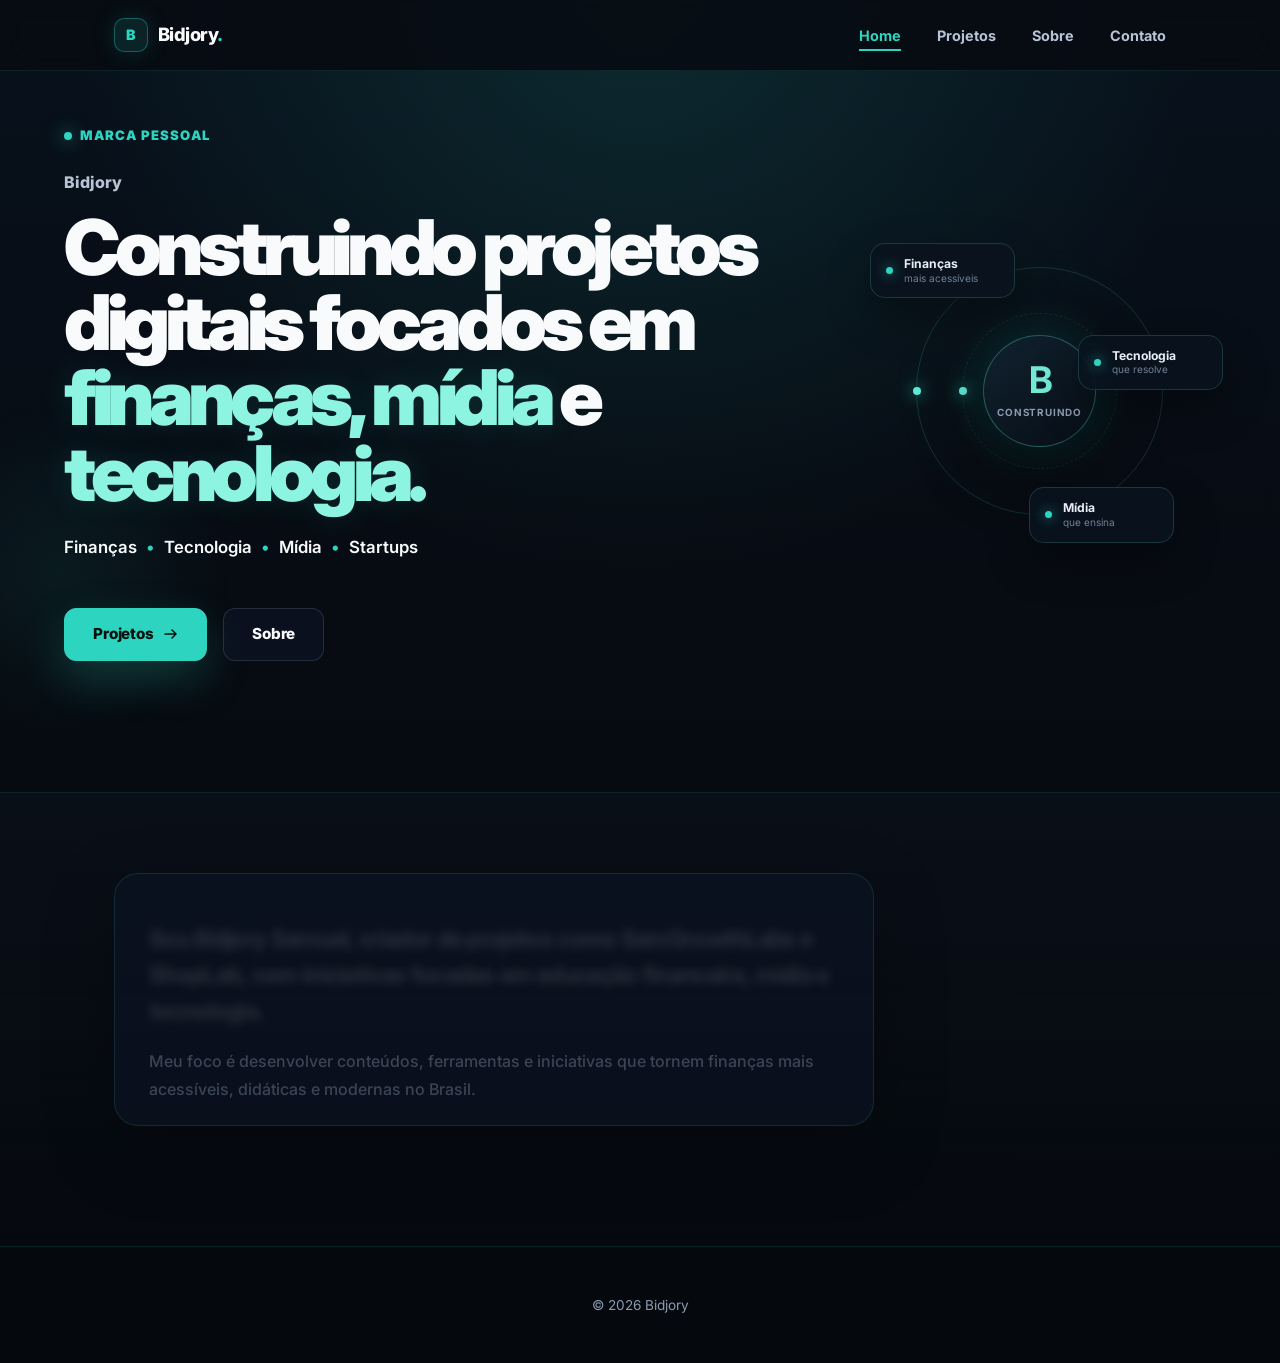
<file: index.html>
<!DOCTYPE html>
<html lang="pt-BR">
<head>
    <meta charset="UTF-8">
    <meta name="viewport" content="width=device-width, initial-scale=1.0">
    <meta name="description" content="Bidjory — Construindo projetos digitais focados em finanças, mídia e tecnologia. Marca pessoal de Bidjory Samuel.">
    <title>Bidjory • Finanças, Tecnologia & Mídia</title>
    
    <link rel="icon" href="data:image/svg+xml,<svg xmlns='http://www.w3.org/2000/svg' viewBox='0 0 32 32'><rect width='32' height='32' rx='8' fill='%23080d14'/><text x='16' y='22' text-anchor='middle' font-family='system-ui' font-size='18' font-weight='800' fill='%232dd4bf'>B</text></svg>">
    
    <link rel="preconnect" href="https://fonts.googleapis.com">
    <link rel="preconnect" href="https://fonts.gstatic.com" crossorigin>
    <link href="https://fonts.googleapis.com/css2?family=Inter:wght@300;400;500;600;700;800;900&display=swap" rel="stylesheet">
    
    <link rel="stylesheet" href="style.css?v=1007">
    <script async src="https://pagead2.googlesyndication.com/pagead/js/adsbygoogle.js?client=ca-pub-8061535180990391"
     crossorigin="anonymous"></script>
</head>
<body>
    
    <!-- Header / Navbar -->
    <header class="header" id="header">
        <div class="container header-inner">
            <a href="/" class="logo" aria-label="Bidjory — Página inicial">
                <span class="logo-mark">B</span>
                <span class="logo-text">Bidjory</span>
            </a>
            <nav class="nav" id="nav">
                <ul class="nav-list">
                    <li><a href="/" class="nav-link active">Home</a></li>
                    <li><a href="/projetos/" class="nav-link">Projetos</a></li>
                    <li><a href="/sobre/" class="nav-link">Sobre</a></li>
                    <li><a href="/contato/" class="nav-link">Contato</a></li>
                </ul>
            </nav>
            <button class="hamburger" id="hamburger" aria-label="Abrir menu" aria-expanded="false" aria-controls="nav">
                <span></span>
                <span></span>
                <span></span>
            </button>
        </div>
    </header>

    <main>
        
        <!-- 1. Hero Section -->
        <section class="hero">
            <div class="container">
                <div class="hero-content">
                    <p class="hero-overline reveal">Marca pessoal</p>
                    <h1 class="hero-title reveal">Bidjory</h1>
                    <p class="hero-headline reveal">Construindo projetos digitais focados em finanças, mídia e tecnologia.</p>
                    <div class="hero-tags reveal">
                        <span>Finanças</span>
                        <span aria-hidden="true">•</span>
                        <span>Tecnologia</span>
                        <span aria-hidden="true">•</span>
                        <span>Mídia</span>
                        <span aria-hidden="true">•</span>
                        <span>Startups</span>
                    </div>
                    <div class="hero-actions reveal">
                        <a href="/projetos/" class="btn btn-primary">
                            Projetos
                            <svg width="16" height="16" viewBox="0 0 16 16" fill="none" aria-hidden="true">
                                <path d="M3 8h10M10 4l4 4-4 4" stroke="currentColor" stroke-width="1.5" stroke-linecap="round" stroke-linejoin="round"/>
                            </svg>
                        </a>
                        <a href="/sobre/" class="btn btn-outline">Sobre</a>
                    </div>
                </div>
                            <div class="hero-visual reveal" aria-label="Finanças, tecnologia e mídia conectadas para criar soluções úteis">
                    <div class="visual-orbit" aria-hidden="true">
                        <span class="orbit-ring orbit-ring-one"></span><span class="orbit-ring orbit-ring-two"></span>
                        <span class="orbit-core"><strong>B</strong><small>Construindo</small></span>
                        <span class="orbit-node node-finance"><i></i><b>Finanças</b><small>mais acessíveis</small></span>
                        <span class="orbit-node node-tech"><i></i><b>Tecnologia</b><small>que resolve</small></span>
                        <span class="orbit-node node-media"><i></i><b>Mídia</b><small>que ensina</small></span>
                    </div>
                </div>            </div>
        </section>

        <!-- 2. Introdução Institucional -->
        <section class="intro">
            <div class="container">
                <div class="intro-content reveal">
                    <p class="intro-text">
                        Sou Bidjory Samuel, criador de projetos como SamGrowthLabs e ShopLab, com iniciativas focadas em educação financeira, mídia e tecnologia.
                    </p>
                    <p class="intro-subtext">
                        Meu foco é desenvolver conteúdos, ferramentas e iniciativas que tornem finanças mais acessíveis, didáticas e modernas no Brasil.
                    </p>
                </div>
            </div>
        </section>

    </main>

    <!-- Footer -->
    <footer class="footer">
        <div class="container">
            <span>&copy; <span id="year"></span> Bidjory</span>
        </div>
    </footer>

    <script src="script.js?v=1006"></script>
</body>
</html>
</file>
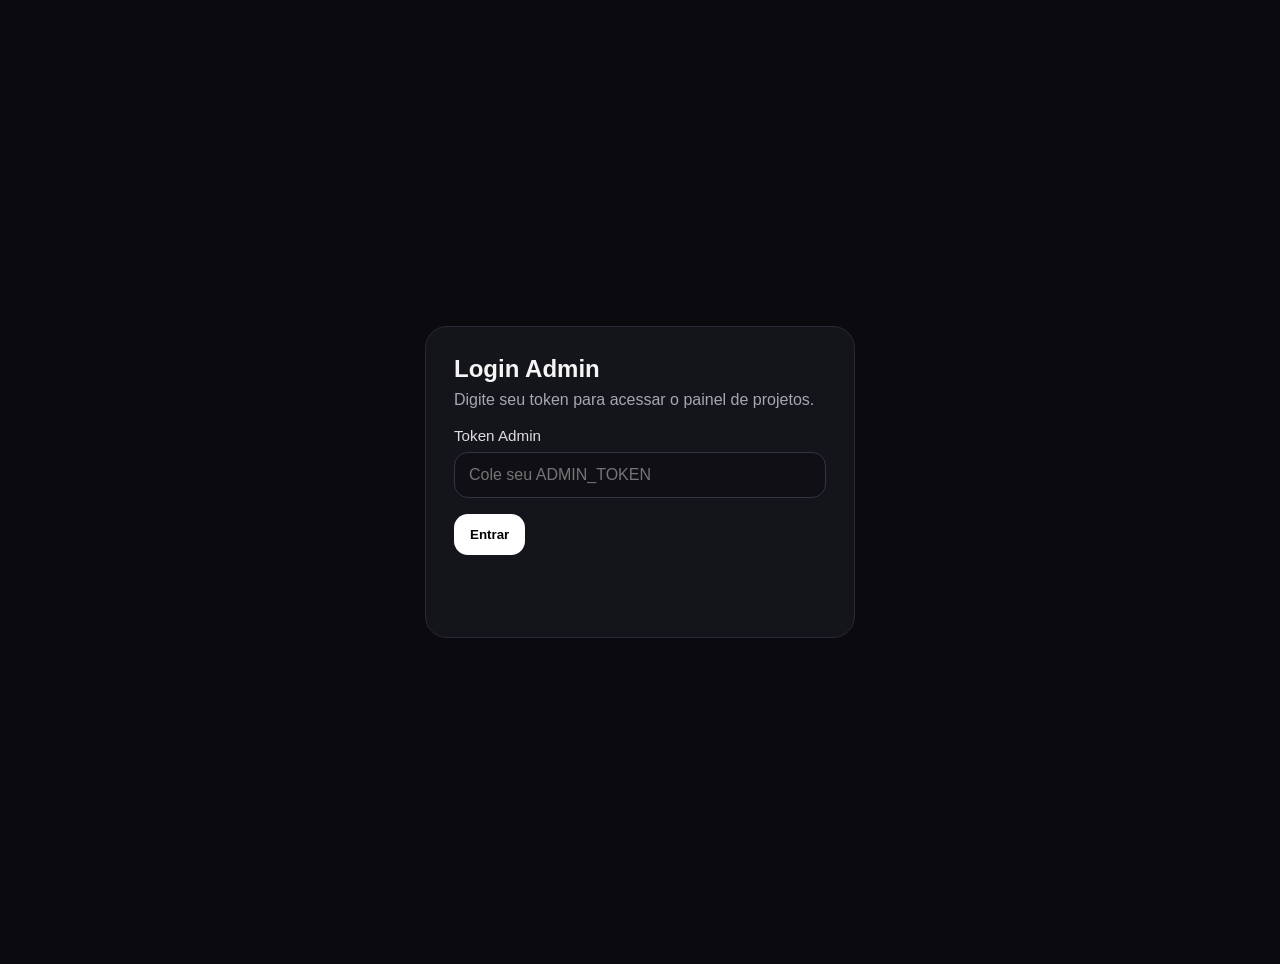
<file: admin/index.html>
<!DOCTYPE html>
<html lang="pt-BR">
<head>
  <meta charset="UTF-8" />
  <meta name="viewport" content="width=device-width, initial-scale=1.0" />
  <title>Admin Projetos | Bidjory</title>
  <link rel="stylesheet" href="admin.css" />
</head>
<body>

  <!-- LOGIN -->
  <section id="loginScreen" class="login-screen">
    <div class="login-card">
      <h1>Login Admin</h1>
      <p>Digite seu token para acessar o painel de projetos.</p>

      <label>
        Token Admin
        <input type="password" id="loginToken" placeholder="Cole seu ADMIN_TOKEN">
      </label>

      <button id="loginBtn" type="button">Entrar</button>

      <p id="loginMessage"></p>
    </div>
  </section>

  <!-- PAINEL ADMIN -->
  <main id="adminPanel" class="admin-container hidden">
    <section class="admin-header">
      <div>
        <h1>Admin de Projetos</h1>
        <p>Crie, edite e delete projetos da sua marca pessoal.</p>
      </div>

      <button id="logoutBtn" type="button" class="secondary">Sair</button>
    </section>

    <section class="admin-grid">
      <form id="socialForm" class="admin-card social-card">
        <h2>Redes sociais</h2>
        <p class="muted">Preencha somente as redes que deseja exibir na página de contato e no rodapé.</p>
        <label>Instagram <input type="url" id="socialInstagram" placeholder="https://instagram.com/seuusuario"></label>
        <label>YouTube <input type="url" id="socialYoutube" placeholder="https://youtube.com/@seucanal"></label>
        <label>TikTok <input type="url" id="socialTiktok" placeholder="https://tiktok.com/@seuusuario"></label>
        <label>LinkedIn <input type="url" id="socialLinkedin" placeholder="https://linkedin.com/in/seuusuario"></label>
        <label>X / Twitter <input type="url" id="socialX" placeholder="https://x.com/seuusuario"></label>
        <label>Facebook <input type="url" id="socialFacebook" placeholder="https://facebook.com/seuusuario"></label>
        <label>GitHub <input type="url" id="socialGithub" placeholder="https://github.com/seuusuario"></label>
        <button type="submit" id="saveSocialsBtn">Salvar redes sociais</button>
        <p id="socialMessage" aria-live="polite"></p>
      </form>

      <section class="admin-card timeline-card">
        <h2>Linha do tempo — Sobre</h2>
        <p class="muted">Adicione, edite ou exclua acontecimentos exibidos na página Sobre.</p>
        <form id="timelineForm">
          <input type="hidden" id="timelineEditIndex" value="">
          <label>Ano <input type="text" id="timelineYear" placeholder="2026" required></label>
          <label>Descrição <textarea id="timelineDescription" rows="4" required></textarea></label>
          <div class="actions">
            <button type="submit" id="saveTimelineItemBtn">Adicionar acontecimento</button>
            <button type="button" id="cancelTimelineEditBtn" class="secondary hidden">Cancelar edição</button>
          </div>
        </form>
        <div id="timelineItemsList" class="projects-list timeline-items-list"></div>
        <p id="timelineMessage" aria-live="polite"></p>
      </section>
      <form id="projectForm" class="admin-card">
        <h2 id="formTitle">Novo projeto</h2>

        <input type="hidden" id="projectId">

        <label>
          Título
          <input type="text" id="title" required>
        </label>

        <label>
          Descrição
          <textarea id="description" rows="4"></textarea>
        </label>

        <label>
          Avatar / imagem do projeto
          <input id="avatarFile" type="file" accept="image/*">
        </label>

        <input type="hidden" id="avatar">

        <div id="avatarPreview" class="avatar-preview"></div>

        <label>
        Banner do projeto
        <input type="file" id="bannerFile" accept="image/*">
        </label>

        <input type="hidden" id="banner">

        <div id="bannerPreview"></div>

        <div class="row">
          <label>
            Status
            <select id="status">
              <option value="active">Ativo</option>
              <option value="building">Em desenvolvimento</option>
              <option value="testing">Em laboratório</option>
              <option value="beta">Beta público</option>
              <option value="maintenance">Manutenção</option>
              <option value="private">Privado</option>
              <option value="archived">Arquivado</option>
              <option value="inactive">Descontinuado</option>
            </select>
          </label>

          <label>
            Progresso
            <input type="number" id="progress" min="0" max="100" value="0">
          </label>
        </div>

        <label>
          Tags
          <input type="text" id="tags" placeholder="Finanças, Mídia, Growth">
        </label>

        <div class="row">
          <label>
            Ano
            <input type="text" id="year" placeholder="2026">
          </label>

          <label>
            Categoria
            <input type="text" id="category" placeholder="media">
          </label>
        </div>

        <label>
          Link
          <input type="url" id="link" placeholder="https://exemplo.com">
        </label>

        <div class="actions">
          <button type="submit" id="submitBtn">Criar projeto</button>
          <button type="button" id="cancelEditBtn" class="secondary hidden">Cancelar edição</button>
        </div>

        <p id="message"></p>
      </form>

      <section class="admin-card">
        <div class="list-header">
          <h2>Projetos cadastrados</h2>
          <button id="reloadBtn" type="button" class="secondary">Atualizar</button>
        </div>

        <div id="projectsList" class="projects-list">
          <p class="muted">Carregando projetos...</p>
        </div>
      </section>
    </section>
  </main>

  <script src="admin.js?v=1002"></script>
</body>
</html>
</file>
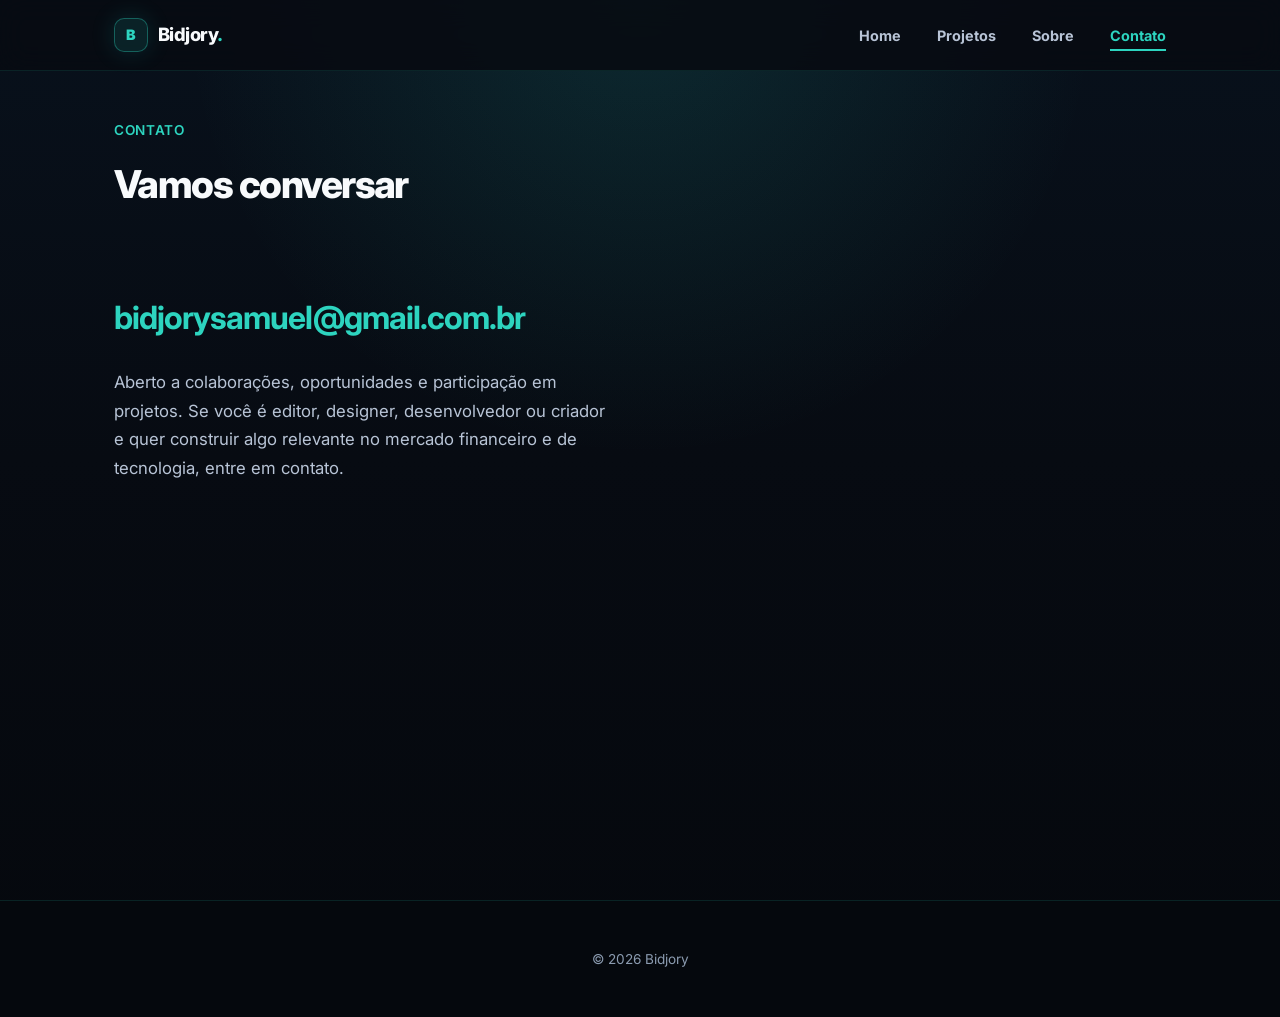
<file: contato/index.html>
<!DOCTYPE html>
<html lang="pt-BR">
<head>
    <meta charset="UTF-8">
    <meta name="viewport" content="width=device-width, initial-scale=1.0">
    <meta name="description" content="Contato Bidjory - Colaborações, oportunidades e networking.">
    <title>Contato</title>
    
    <link rel="icon" href="data:image/svg+xml,<svg xmlns='http://www.w3.org/2000/svg' viewBox='0 0 32 32'><rect width='32' height='32' rx='8' fill='%23000'/><text x='16' y='22' text-anchor='middle' font-family='system-ui' font-size='18' font-weight='700' fill='%23fff'>B</text></svg>">
    
    <link rel="preconnect" href="https://fonts.googleapis.com">
    <link rel="preconnect" href="https://fonts.gstatic.com" crossorigin>
    <link href="https://fonts.googleapis.com/css2?family=Inter:wght@300;400;500;600;700;800;900&display=swap" rel="stylesheet">
    
    <link rel="stylesheet" href="../style.css">
    <link rel="stylesheet" href="style.css">
    <script async src="https://pagead2.googlesyndication.com/pagead/js/adsbygoogle.js?client=ca-pub-8061535180990391"
     crossorigin="anonymous"></script>
</head>
<body>
    <header class="header" id="header">
        <div class="container header-inner">
            <a href="/" class="logo">
                <span class="logo-mark">B</span>
                <span class="logo-text">Bidjory</span>
            </a>
            <nav class="nav" id="nav">
                <ul class="nav-list">
                    <li><a href="/" class="nav-link">Home</a></li>
                    <li><a href="/projetos/" class="nav-link">Projetos</a></li>
                    <li><a href="/sobre/" class="nav-link">Sobre</a></li>
                    <li><a href="/contato/" class="nav-link active">Contato</a></li>
                </ul>
            </nav>
            <button class="hamburger" id="hamburger" aria-label="Menu">
                <span></span>
                <span></span>
                <span></span>
            </button>
        </div>
    </header>

    <main>
        <section class="contato-section">
            <div class="container">
                <p class="section-overline reveal">Contato</p>
                <h1 class="section-title reveal">Vamos conversar</h1>
                <div class="contato-content reveal">
                    <a href="mailto:bidjorysamuel@gmail.com.br" class="contato-email">
                        bidjorysamuel@gmail.com.br
                    </a>
                    <p class="contato-texto">
                        Aberto a colaborações, oportunidades e participação em projetos. 
                        Se você é editor, designer, desenvolvedor ou criador e quer construir 
                        algo relevante no mercado financeiro e de tecnologia, entre em contato.
                    </p>
                </div>
            </div>
        </section>
    </main>

    <footer class="footer">
        <div class="container">
            <span>&copy; <span id="year"></span> Bidjory</span>
        </div>
    </footer>

    <script src="../script.js?v=1003"></script>
    <script src="script.js"></script>
</body>
</html>
</file>
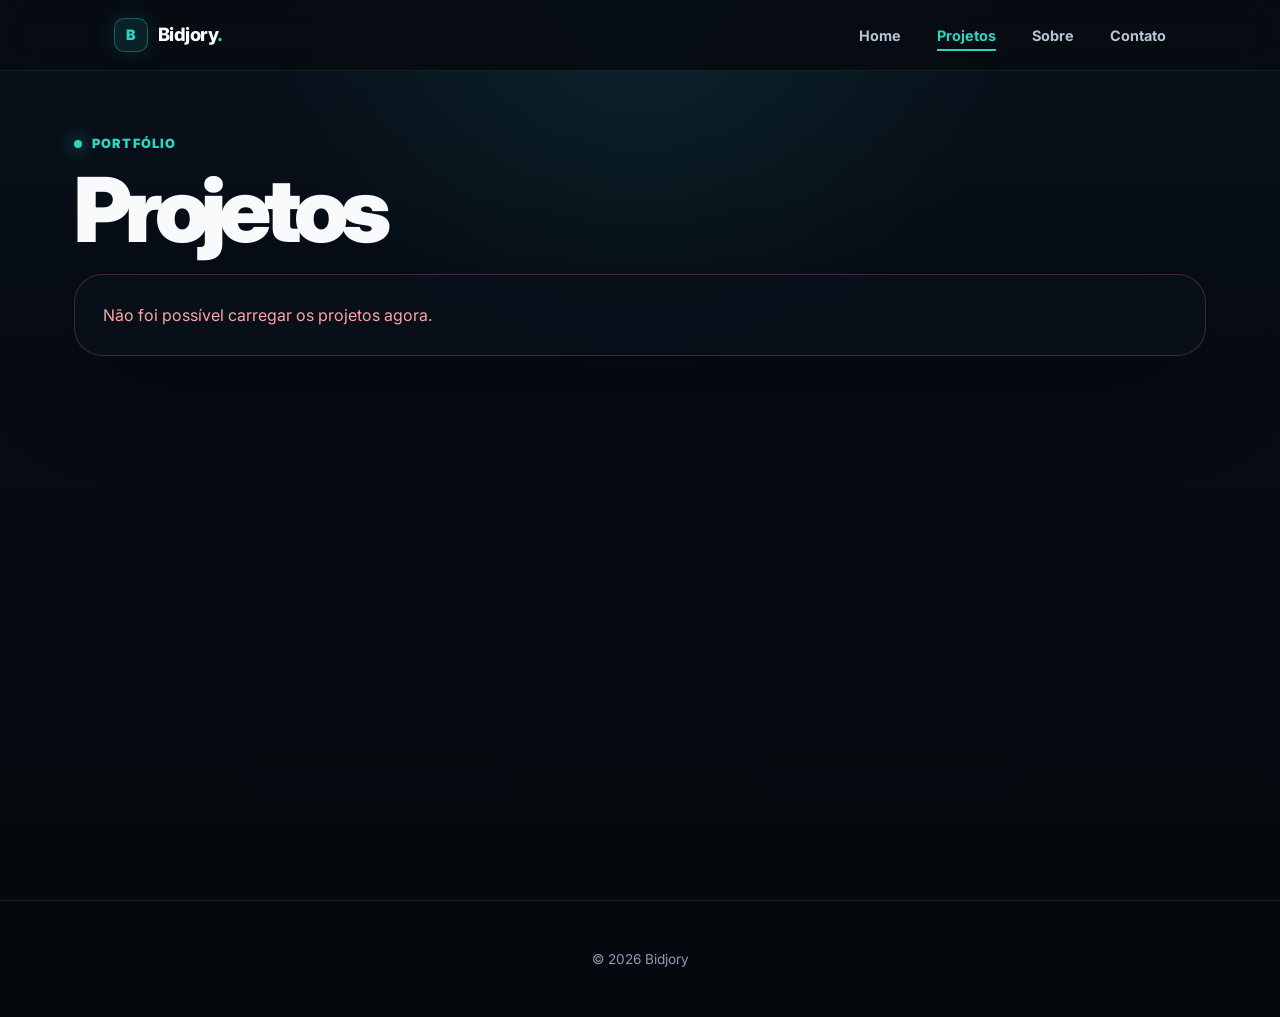
<file: projetos/index.html>
<!DOCTYPE html>
<html lang="pt-BR">
<head>
    <meta charset="UTF-8">
    <meta name="viewport" content="width=device-width, initial-scale=1.0">
    <meta name="description" content="Projetos Bidjory - Hub de iniciativas em finanças, mídia e tecnologia.">
    <title>Projetos</title>
    
    <link rel="icon" href="data:image/svg+xml,<svg xmlns='http://www.w3.org/2000/svg' viewBox='0 0 32 32'><rect width='32' height='32' rx='8' fill='%23000'/><text x='16' y='22' text-anchor='middle' font-family='system-ui' font-size='18' font-weight='700' fill='%23fff'>B</text></svg>">
    
    <link rel="preconnect" href="https://fonts.googleapis.com">
    <link rel="preconnect" href="https://fonts.gstatic.com" crossorigin>
    <link href="https://fonts.googleapis.com/css2?family=Inter:wght@300;400;500;600;700;800;900&display=swap" rel="stylesheet">
    
    <link rel="stylesheet" href="../style.css?v=1001">
    <link rel="stylesheet" href="style.css?v=1001">
    <script async src="https://pagead2.googlesyndication.com/pagead/js/adsbygoogle.js?client=ca-pub-8061535180990391"
     crossorigin="anonymous"></script>
</head>
<body>
    <header class="header" id="header">
        <div class="container header-inner">
            <a href="/" class="logo">
                <span class="logo-mark">B</span>
                <span class="logo-text">Bidjory</span>
            </a>
            <nav class="nav" id="nav">
                <ul class="nav-list">
                    <li><a href="/" class="nav-link">Home</a></li>
                    <li><a href="/projetos/" class="nav-link active">Projetos</a></li>
                    <li><a href="/sobre/" class="nav-link">Sobre</a></li>
                    <li><a href="/contato/" class="nav-link">Contato</a></li>
                </ul>
            </nav>
            <button class="hamburger" id="hamburger" aria-label="Menu">
                <span></span>
                <span></span>
                <span></span>
            </button>
        </div>
    </header>

    <main>
        <section class="projetos-section">
            <div class="container">
                <p class="section-overline reveal">Portfólio</p>
                <h1 class="section-title reveal">Projetos</h1>
                <div class="projetos-grid" id="projetosGrid">
                    <!-- Renderizado via JS -->
                </div>
            </div>
        </section>
    </main>

    <footer class="footer">
        <div class="container">
            <span>&copy; <span id="year"></span> Bidjory</span>
        </div>
    </footer>

    <script src="../script.js?v=1003"></script>
    <script src="./script.js?v=1001"></script>
</body>
</html>
</file>
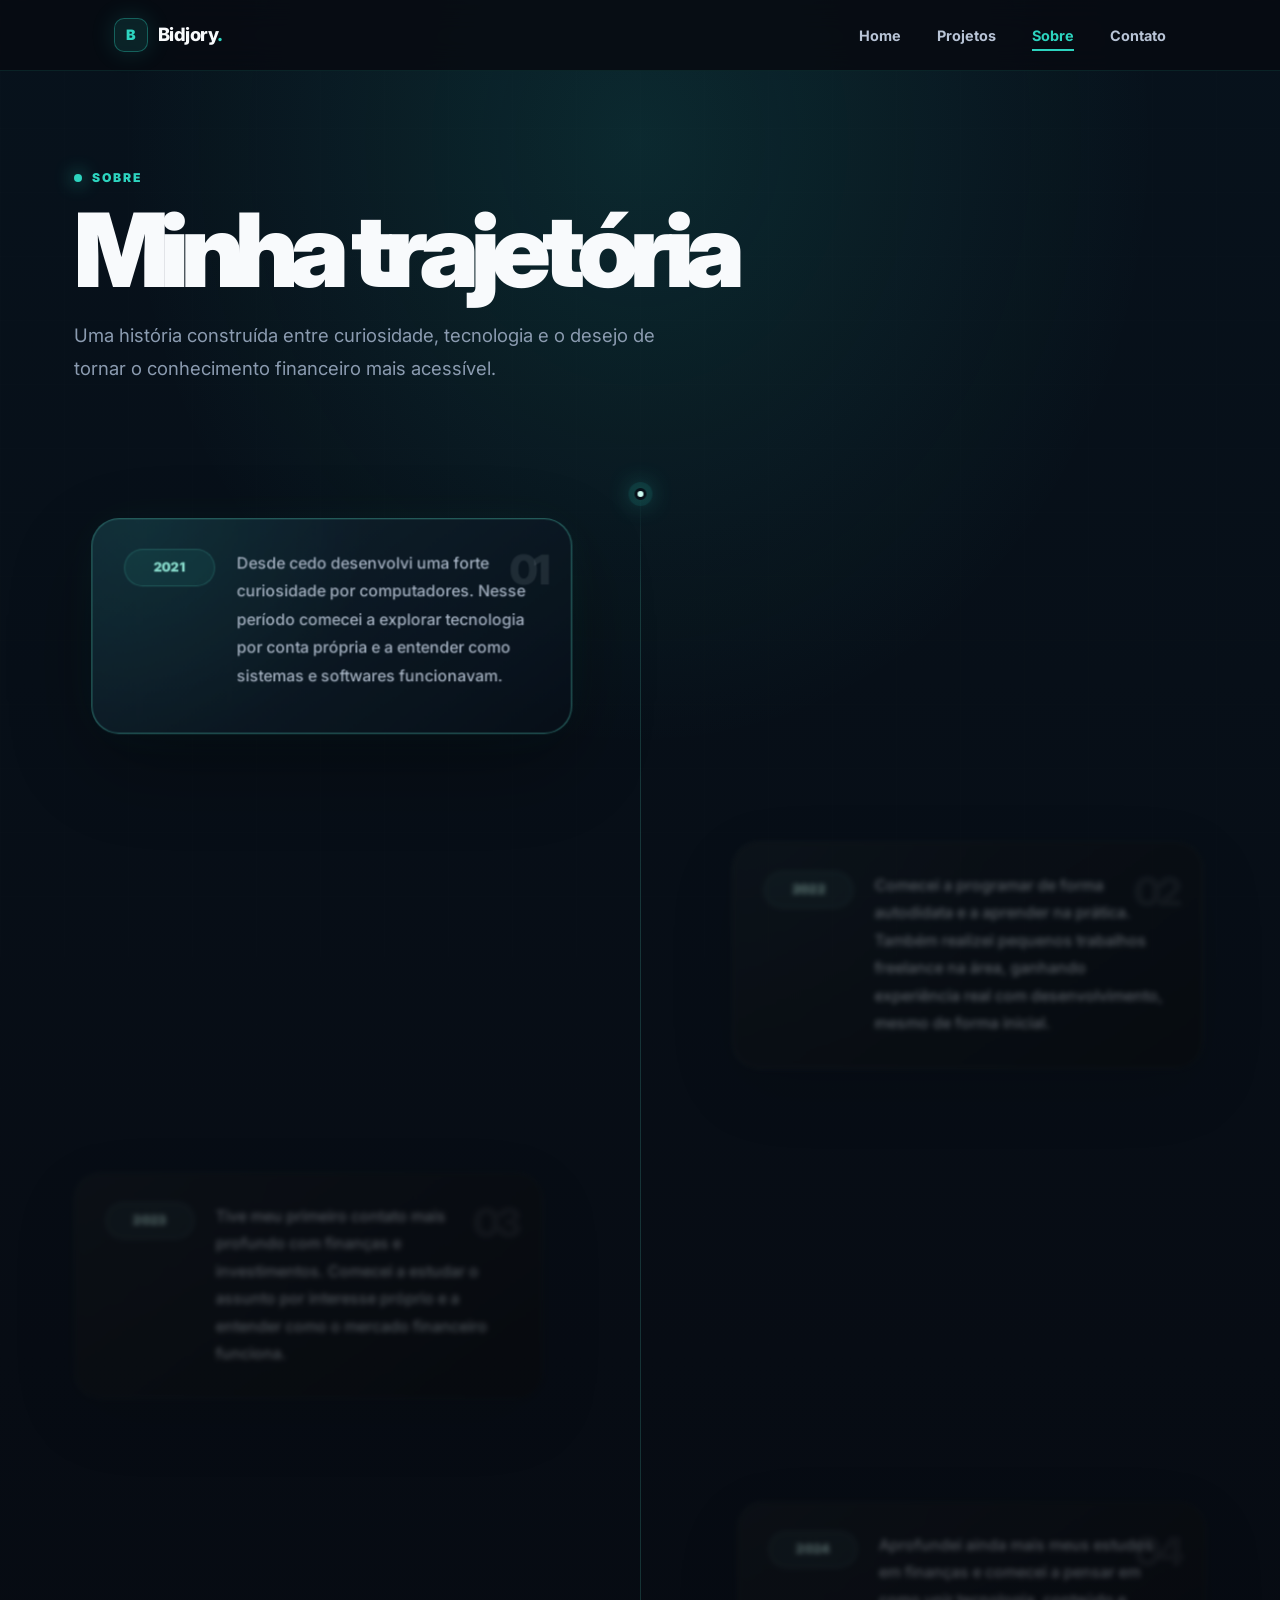
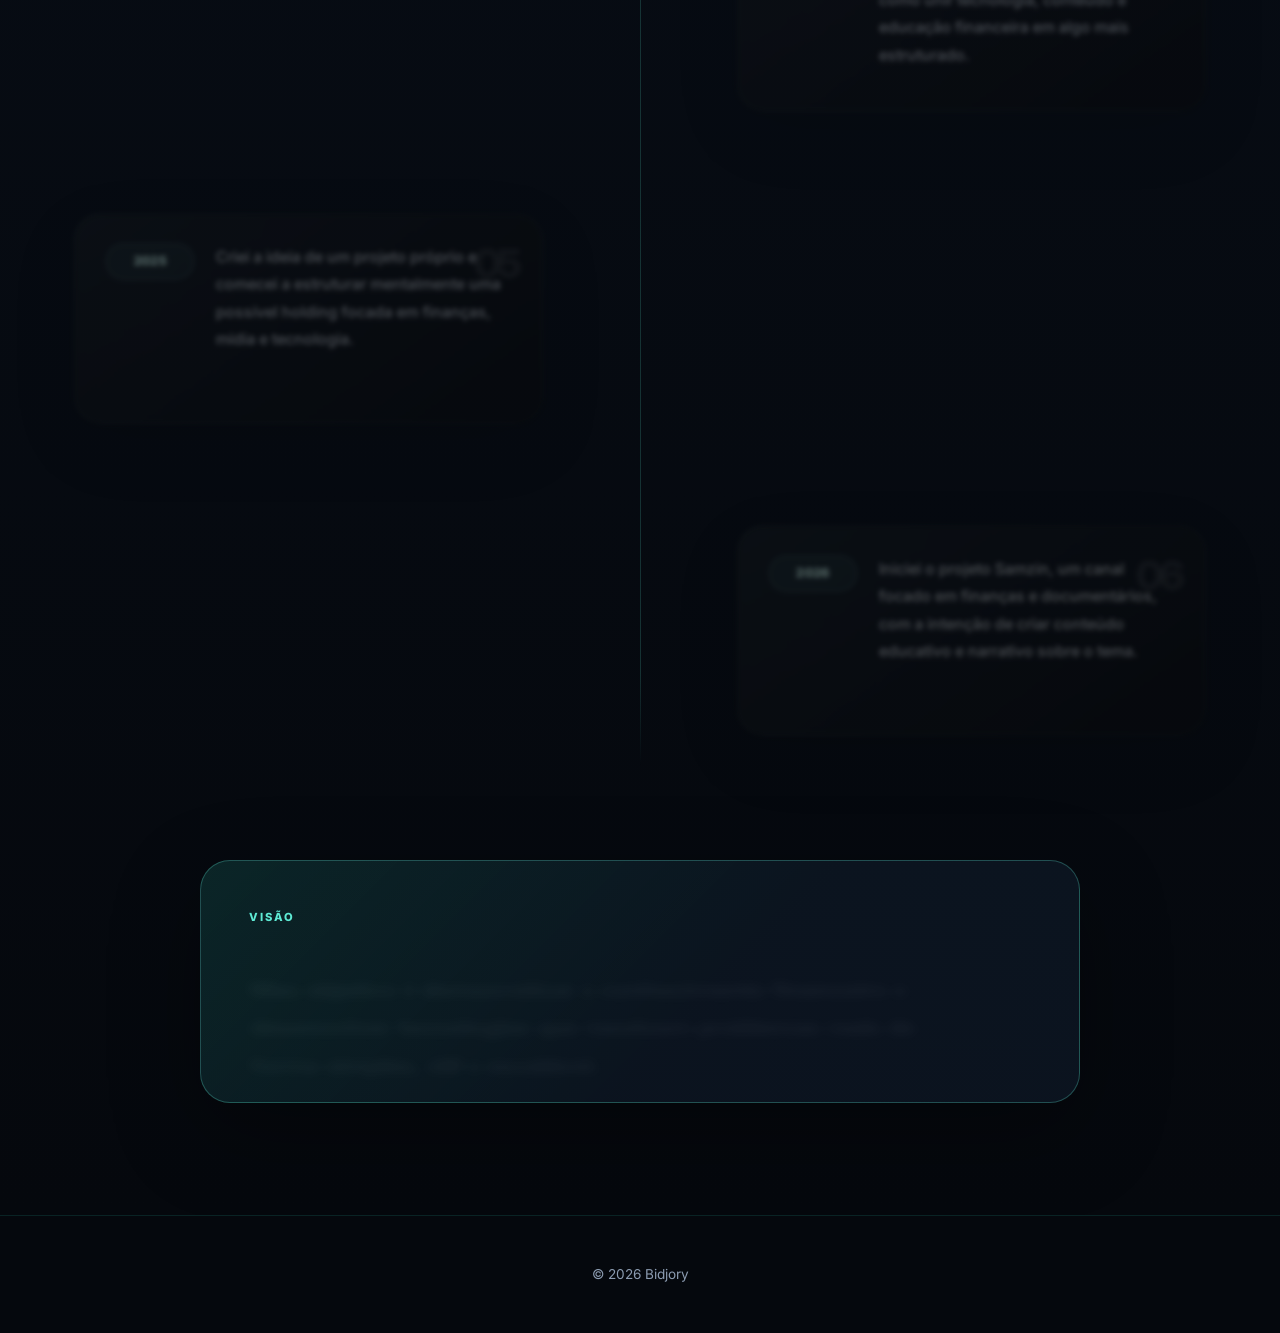
<file: sobre/index.html>
<!DOCTYPE html>
<html lang="pt-BR">
<head>
    <meta charset="UTF-8">
    <meta name="viewport" content="width=device-width, initial-scale=1.0">
    <meta name="description" content="Sobre Bidjory - Trajetória em finanças, mídia e tecnologia.">
    <title>Sobre</title>
    
    <link rel="icon" href="data:image/svg+xml,<svg xmlns='http://www.w3.org/2000/svg' viewBox='0 0 32 32'><rect width='32' height='32' rx='8' fill='%23000'/><text x='16' y='22' text-anchor='middle' font-family='system-ui' font-size='18' font-weight='700' fill='%23fff'>B</text></svg>">
    
    <link rel="preconnect" href="https://fonts.googleapis.com">
    <link rel="preconnect" href="https://fonts.gstatic.com" crossorigin>
    <link href="https://fonts.googleapis.com/css2?family=Inter:wght@300;400;500;600;700;800;900&display=swap" rel="stylesheet">
    
    <link rel="stylesheet" href="../style.css">
    <link rel="stylesheet" href="style.css?v=1008">
    <script async src="https://pagead2.googlesyndication.com/pagead/js/adsbygoogle.js?client=ca-pub-8061535180990391"
     crossorigin="anonymous"></script>
</head>
<body>
    <header class="header" id="header">
        <div class="container header-inner">
            <a href="/" class="logo">
                <span class="logo-mark">B</span>
                <span class="logo-text">Bidjory</span>
            </a>
            <nav class="nav" id="nav">
                <ul class="nav-list">
                    <li><a href="/" class="nav-link">Home</a></li>
                    <li><a href="/projetos/" class="nav-link">Projetos</a></li>
                    <li><a href="/sobre/" class="nav-link active">Sobre</a></li>
                    <li><a href="/contato/" class="nav-link">Contato</a></li>
                </ul>
            </nav>
            <button class="hamburger" id="hamburger" aria-label="Abrir menu" aria-expanded="false" aria-controls="nav">
                <span></span>
                <span></span>
                <span></span>
            </button>
        </div>
    </header>

    <main>
        <section class="sobre-section">
            <div class="container">
                <p class="section-overline reveal">Sobre</p>
                <h1 class="section-title reveal">Minha trajetória</h1>
                <p class="section-lead reveal">Uma história construída entre curiosidade, tecnologia e o desejo de tornar o conhecimento financeiro mais acessível.</p>
                <div class="sobre-content reveal" id="timeline" aria-label="Linha do tempo da minha trajetória">
                    <div class="timeline-track" aria-hidden="true"><span class="timeline-progress"></span><span class="timeline-head"></span></div>
                    <p class="timeline-loading">Carregando trajetória...</p>

                    </div>
                <div class="sobre-visao reveal">
                    <p>Meu objetivo é democratizar o conhecimento financeiro e desenvolver tecnologias que resolvam problemas reais de forma simples, útil e escalável.</p>
                </div>
            </div>
        </section>
    </main>

    <footer class="footer">
        <div class="container">
            <span>&copy; <span id="year"></span> Bidjory</span>
        </div>
    </footer>

    <script src="../script.js?v=1008"></script>
    <script src="script.js?v=1008"></script>
</body>
</html>
</file>
<file: style.css>
:root {
    --primary: #2dd4bf;
    --secondary: #080d14;
    --accent: #2dd4bf;
    --background: #070b12;
    --surface: #0d1420;
    --surface-soft: #111827;
    --text: #f8fafc;
    --text-secondary: #b8c4d6;
    --muted: #8b9bb0;
    --border: rgba(45, 212, 191, 0.18);

    --status-active: #2dd4bf;
    --status-testing: #f59e0b;
    --status-building: #3b82f6;
    --status-inactive: #64748b;

    --font: 'Inter', -apple-system, BlinkMacSystemFont, 'Segoe UI', sans-serif;

    --space-xs: 8px;
    --space-sm: 16px;
    --space-md: 24px;
    --space-lg: 48px;
    --space-xl: 80px;
    --space-2xl: 120px;
    --space-3xl: 160px;

    --max-width: 1100px;
    --radius: 16px;
    --transition: 0.25s cubic-bezier(0.4, 0, 0.2, 1);
}

*, *::before, *::after {
    margin: 0;
    padding: 0;
    box-sizing: border-box;
}

html {
    scroll-behavior: smooth;
    -webkit-text-size-adjust: 100%;
}

body {
    font-family: var(--font);
    font-size: 16px;
    line-height: 1.5;
    color: var(--text);
    background:
        radial-gradient(circle at top center, rgba(45, 212, 191, 0.13), transparent 38%),
        linear-gradient(180deg, #08111c 0%, #070b12 45%, #05080d 100%);
    -webkit-font-smoothing: antialiased;
    -moz-osx-font-smoothing: grayscale;
}

a {
    text-decoration: none;
    color: inherit;
}

ul {
    list-style: none;
}

img, svg {
    display: block;
    max-width: 100%;
}

.container {
    width: 100%;
    max-width: var(--max-width);
    margin: 0 auto;
    padding: 0 24px;
}

.reveal {
    opacity: 0;
    transform: translateY(20px);
    transition: opacity 0.7s ease, transform 0.7s ease;
}

.reveal.visible {
    opacity: 1;
    transform: translateY(0);
}

/* HEADER */
.header {
    position: fixed;
    top: 0;
    left: 0;
    width: 100%;
    z-index: 100;
    background: rgba(7, 11, 18, 0.88);
    backdrop-filter: blur(14px);
    -webkit-backdrop-filter: blur(14px);
    border-bottom: 1px solid rgba(45, 212, 191, 0.12);
    transition: border-color var(--transition), box-shadow var(--transition), background var(--transition);
}

.header.scrolled {
    background: rgba(7, 11, 18, 0.96);
    border-bottom-color: rgba(45, 212, 191, 0.22);
    box-shadow: 0 14px 40px rgba(0, 0, 0, 0.35);
}

.header-inner {
    display: flex;
    align-items: center;
    justify-content: space-between;
    height: 70px;
}

.logo {
    display: flex;
    align-items: center;
    gap: 10px;
    font-weight: 800;
    font-size: 1.15rem;
    color: var(--text);
    letter-spacing: -0.03em;
}

.logo-mark {
    display: flex;
    align-items: center;
    justify-content: center;
    width: 34px;
    height: 34px;
    background: rgba(45, 212, 191, 0.12);
    color: var(--primary);
    border: 1px solid rgba(45, 212, 191, 0.35);
    border-radius: 10px;
    font-size: 0.9rem;
    font-weight: 900;
    box-shadow: 0 0 24px rgba(45, 212, 191, 0.16);
}

.logo-text {
    color: var(--text);
}

.logo-text::after {
    content: ".";
    color: var(--primary);
}

.nav-list {
    display: flex;
    gap: 36px;
}

.nav-link {
    font-size: 0.9rem;
    font-weight: 700;
    color: var(--text-secondary);
    padding-bottom: 5px;
    border-bottom: 2px solid transparent;
    transition: color var(--transition), border-color var(--transition);
}

.nav-link:hover,
.nav-link.active {
    color: var(--primary);
    border-bottom-color: var(--primary);
}

/* HAMBURGER */
.hamburger {
    display: none;
    flex-direction: column;
    gap: 5px;
    background: none;
    border: none;
    cursor: pointer;
    padding: 4px;
    z-index: 101;
}

.hamburger span {
    display: block;
    width: 22px;
    height: 2px;
    background: var(--primary);
    border-radius: 1px;
    transition: transform var(--transition), opacity var(--transition);
}

.hamburger.active span:nth-child(1) {
    transform: rotate(45deg) translate(5px, 5px);
}

.hamburger.active span:nth-child(2) {
    opacity: 0;
}

.hamburger.active span:nth-child(3) {
    transform: rotate(-45deg) translate(5px, -5px);
}

.nav-overlay {
    display: none;
    position: fixed;
    inset: 0;
    background: rgba(0, 0, 0, 0.55);
    z-index: 99;
    opacity: 0;
    transition: opacity var(--transition);
}

.nav-overlay.active {
    display: block;
    opacity: 1;
}

/* BUTTONS */
.btn {
    display: inline-flex;
    align-items: center;
    gap: 8px;
    padding: 14px 28px;
    font-size: 0.95rem;
    font-weight: 800;
    border-radius: 12px;
    transition: all var(--transition);
    border: 1.5px solid transparent;
    cursor: pointer;
    letter-spacing: -0.01em;
}

.btn-primary {
    background: var(--primary);
    color: #04110f;
    border-color: var(--primary);
    box-shadow: 0 18px 45px rgba(45, 212, 191, 0.22);
}

.btn-primary:hover {
    background: #5eead4;
    border-color: #5eead4;
    transform: translateY(-2px);
    box-shadow: 0 22px 60px rgba(45, 212, 191, 0.3);
}

.btn-outline {
    background: rgba(15, 23, 42, 0.55);
    color: var(--text);
    border-color: rgba(148, 163, 184, 0.2);
}

.btn-outline:hover {
    border-color: rgba(45, 212, 191, 0.55);
    color: var(--primary);
    background: rgba(45, 212, 191, 0.08);
}

/* HERO */
.hero {
    min-height: 88vh;
    display: flex;
    align-items: center;
    padding-top: 70px;
    padding-bottom: var(--space-xl);
    position: relative;
    overflow: hidden;
}

.hero::before {
    content: "";
    position: absolute;
    width: 440px;
    height: 440px;
    right: -120px;
    top: 120px;
    background: radial-gradient(circle, rgba(45, 212, 191, 0.13), transparent 68%);
    pointer-events: none;
}

.hero::after {
    content: "";
    position: absolute;
    width: 360px;
    height: 360px;
    left: -120px;
    bottom: 40px;
    background: radial-gradient(circle, rgba(45, 212, 191, 0.08), transparent 68%);
    pointer-events: none;
}

.hero-content {
    max-width: 820px;
    position: relative;
    z-index: 1;
}

.hero-overline {
    display: inline-flex;
    align-items: center;
    gap: 8px;
    font-size: 0.82rem;
    font-weight: 900;
    color: var(--primary);
    letter-spacing: 0.08em;
    text-transform: uppercase;
    margin-bottom: var(--space-md);
}

.hero-overline::before {
    content: "";
    width: 8px;
    height: 8px;
    background: var(--primary);
    border-radius: 999px;
    box-shadow: 0 0 18px rgba(45, 212, 191, 0.9);
}

.hero-title {
    font-size: 1rem;
    font-weight: 800;
    color: var(--text-secondary);
    margin-bottom: var(--space-sm);
}

.hero-headline {
    font-size: clamp(2.4rem, 6vw, 5rem);
    font-weight: 900;
    letter-spacing: -0.07em;
    line-height: 0.98;
    margin-bottom: var(--space-md);
    color: var(--text);
    max-width: 900px;
}

.hero-headline::selection,
.hero-title::selection,
.hero-overline::selection {
    background: var(--primary);
    color: #04110f;
}

.hero-tags {
    display: flex;
    flex-wrap: wrap;
    align-items: center;
    gap: 10px;
    font-size: 1.05rem;
    font-weight: 600;
    color: var(--text-secondary);
    margin-bottom: var(--space-lg);
}

.hero-tags span:first-child,
.hero-tags span:nth-child(3),
.hero-tags span:nth-child(5),
.hero-tags span:nth-child(7) {
    color: var(--text);
}

.hero-tags span[aria-hidden] {
    color: var(--primary);
    opacity: 0.8;
    font-weight: 900;
}

.hero-actions {
    display: flex;
    gap: var(--space-sm);
    flex-wrap: wrap;
}

/* INTRO */
.intro {
    padding: var(--space-xl) 0 var(--space-2xl);
    border-top: 1px solid rgba(45, 212, 191, 0.13);
    background:
        linear-gradient(180deg, rgba(13, 20, 32, 0.45), rgba(7, 11, 18, 0));
}

.intro-content {
    max-width: 760px;
    background: rgba(15, 23, 42, 0.46);
    border: 1px solid rgba(45, 212, 191, 0.14);
    border-radius: 24px;
    padding: 34px;
    box-shadow: 0 24px 70px rgba(0, 0, 0, 0.25);
}

.intro-text {
    font-size: 1.45rem;
    line-height: 1.55;
    font-weight: 700;
    color: var(--text);
    margin-bottom: 1.2rem;
    letter-spacing: -0.03em;
}

.intro-subtext {
    font-size: 1rem;
    line-height: 1.75;
    color: var(--muted);
    font-weight: 500;
}

/* FOOTER */
.footer {
    padding: var(--space-lg) 0;
    border-top: 1px solid rgba(45, 212, 191, 0.13);
    text-align: center;
    font-size: 0.85rem;
    color: var(--muted);
    background: #05080d;
}

.footer .container { display: flex; align-items: center; justify-content: center; flex-wrap: wrap; gap: 14px 24px; }
.footer-socials, .contato-socials { display: flex; align-items: center; justify-content: center; flex-wrap: wrap; gap: 10px 18px; }
.footer-socials a, .contato-socials a {
    display: inline-flex;
    align-items: center;
    justify-content: center;
    width: 38px;
    height: 38px;
    color: var(--text-secondary);
    border: 1px solid rgba(45, 212, 191, 0.16);
    border-radius: 50%;
    transition: color var(--transition), border-color var(--transition), transform var(--transition), background var(--transition);
}
.footer-socials svg, .contato-socials svg { width: 19px; height: 19px; fill: none; stroke: currentColor; stroke-width: 1.8; stroke-linecap: round; stroke-linejoin: round; }
.footer-socials .social-icon-fill, .contato-socials .social-icon-fill { fill: currentColor; stroke: none; }
.footer-socials a:hover, .contato-socials a:hover {
    color: var(--primary);
    border-color: var(--primary);
    background: rgba(45, 212, 191, 0.08);
    transform: translateY(-2px);
}

/* RESPONSIVE */
@media (max-width: 768px) {
    .hero {
        min-height: 72vh;
        padding-bottom: var(--space-lg);
    }

    .intro {
        padding: var(--space-lg) 0;
    }

    .intro-text {
        font-size: 1.2rem;
    }

    .intro-subtext {
        font-size: 0.95rem;
    }

    .hamburger {
        display: flex;
    }

    .nav {
        position: fixed;
        top: 0;
        right: -300px;
        width: 280px;
        height: 100vh;
        background: #08111c;
        padding: 100px 32px 32px;
        transition: right var(--transition);
        box-shadow: -4px 0 28px rgba(0, 0, 0, 0.45);
        border-left: 1px solid rgba(45, 212, 191, 0.18);
        z-index: 100;
    }

    .nav.active {
        right: 0;
    }

    .nav-list {
        flex-direction: column;
        gap: 28px;
    }

    .nav-link {
        font-size: 1.1rem;
    }
}

@media (max-width: 480px) {
    .container {
        padding: 0 16px;
    }

    .hero-headline {
        font-size: 2.35rem;
    }

    .hero-tags {
        font-size: 0.9rem;
        gap: 6px;
    }

    .hero-actions {
        flex-direction: column;
    }

    .btn {
        justify-content: center;
    }

    .intro-content {
        padding: 24px;
        border-radius: 18px;
    }

    .intro-text {
        font-size: 1.05rem;
    }

    .intro-subtext {
        font-size: 0.9rem;
    }
}
/* ===== Home motion — mensagem primeiro, movimento depois ===== */
.hero { --hero-depth:0; --pointer-x:72%; --pointer-y:34%; isolation:isolate; }
.hero::before { z-index:-1; width:620px; height:620px; right:-80px; top:40px; background:radial-gradient(circle at var(--pointer-x) var(--pointer-y),rgba(45,212,191,.2),rgba(45,212,191,.06) 34%,transparent 68%); transform:translate3d(0,calc(var(--hero-depth) * 54px),0) scale(calc(1 + var(--hero-depth) * .08)); transition:background .3s ease; }
.hero::after { z-index:-1; transform:translate3d(0,calc(var(--hero-depth) * -28px),0); }
.hero-content { opacity:calc(1 - var(--hero-depth) * .58); transform:translate3d(0,calc(var(--hero-depth) * -34px),0) scale(calc(1 - var(--hero-depth) * .025)); transform-origin:left center; will-change:transform,opacity; }
.hero-overline::before { animation:homePulse 2.2s ease-in-out infinite; }
.hero-headline { perspective:900px; }
.hero-word { display:inline-block; opacity:0; filter:blur(8px); transform:translate3d(0,28px,0) rotateX(-32deg); transform-origin:bottom center; transition:opacity .55s ease,filter .65s ease,transform .75s cubic-bezier(.16,1,.3,1),color .4s ease,text-shadow .4s ease; transition-delay:calc(var(--word-index) * 48ms + 140ms); }
.hero-headline.visible .hero-word { opacity:1; filter:blur(0); transform:translate3d(0,0,0) rotateX(0); }
.hero-word.is-highlight { color:#8df4e2; text-shadow:0 0 32px rgba(45,212,191,.14); }
.hero-tags.visible span { animation:tagReveal .55s cubic-bezier(.16,1,.3,1) both; }
.hero-tags.visible span:nth-child(1) { animation-delay:.1s; }.hero-tags.visible span:nth-child(2) { animation-delay:.16s; }.hero-tags.visible span:nth-child(3) { animation-delay:.22s; }.hero-tags.visible span:nth-child(4) { animation-delay:.28s; }.hero-tags.visible span:nth-child(5) { animation-delay:.34s; }.hero-tags.visible span:nth-child(6) { animation-delay:.4s; }.hero-tags.visible span:nth-child(7) { animation-delay:.46s; }
.hero-actions.visible .btn { animation:buttonLand .7s cubic-bezier(.16,1,.3,1) both; }
.hero-actions.visible .btn:nth-child(2) { animation-delay:.12s; }
.btn-primary svg { transition:transform .3s ease; }.btn-primary:hover svg { transform:translateX(4px); }
.intro { position:relative; overflow:hidden; }
.intro-content { position:relative; overflow:hidden; transition:border-color .65s ease,box-shadow .65s ease,transform .7s cubic-bezier(.16,1,.3,1); }
.intro-content::before { content:""; position:absolute; width:280px; height:280px; top:-160px; left:-100px; border-radius:50%; opacity:0; background:radial-gradient(circle,rgba(45,212,191,.24),transparent 68%); filter:blur(16px); transform:scale(.6); transition:opacity .8s ease,transform 1s cubic-bezier(.16,1,.3,1); }
.intro-content.is-focused { transform:translateY(-6px); border-color:rgba(94,234,212,.36); box-shadow:0 34px 90px rgba(0,0,0,.34),0 0 60px rgba(45,212,191,.07); }
.intro-content.is-focused::before { opacity:1; transform:translate(120px,80px) scale(1.2); }
.intro-word { position:relative; display:inline-block; opacity:.13; filter:blur(5px); transform:translateY(14px); transition:opacity .48s ease,filter .55s ease,transform .65s cubic-bezier(.16,1,.3,1),color .45s ease; }
.intro-content.is-focused .intro-word { opacity:1; filter:blur(0); transform:translateY(0); transition-delay:calc(var(--word-index) * 28ms + 80ms); }
.intro-content.is-focused .intro-word.is-highlight { color:#77ead7; }
.intro-subtext { position:relative; opacity:.38; transform:translateY(12px); transition:opacity .65s ease .55s,transform .7s cubic-bezier(.16,1,.3,1) .55s; }
.intro-content.is-focused .intro-subtext { opacity:1; transform:translateY(0); }
@keyframes homePulse { 0%,100% { transform:scale(1); box-shadow:0 0 14px rgba(45,212,191,.7); } 50% { transform:scale(1.3); box-shadow:0 0 0 7px rgba(45,212,191,0),0 0 26px rgba(45,212,191,1); } }
@keyframes tagReveal { from { opacity:0; transform:translateY(12px); filter:blur(4px); } to { opacity:1; transform:none; filter:none; } }
@keyframes buttonLand { from { opacity:0; transform:translateY(18px) scale(.96); } to { opacity:1; transform:none; } }
@media (max-width:768px) {
  .hero-content { transform:translate3d(0,calc(var(--hero-depth) * -20px),0); }
  .hero-word { filter:blur(5px); transform:translate3d(0,18px,0); transition-delay:calc(var(--word-index) * 34ms + 100ms); }
  .intro-content.is-focused { transform:translateY(-3px); }
  .intro-word { filter:blur(3px); transform:translateY(9px); }
  .intro-content.is-focused .intro-word { transition-delay:calc(var(--word-index) * 20ms + 60ms); }
}
@media (prefers-reduced-motion:reduce) {
  .hero-content,.hero::before,.hero::after,.hero-word,.intro-content,.intro-content::before,.intro-word,.intro-subtext { animation:none; transition:none; transform:none; filter:none; opacity:1; }
  .hero-overline::before { animation:none; }
}

/* Hero visual — a área lateral comunica os pilares da marca */
.hero > .container { display:grid; grid-template-columns:minmax(0,1.5fr) minmax(300px,.72fr); align-items:center; gap:clamp(28px,5vw,76px); max-width:1200px; }
.hero-visual { position:relative; display:grid; place-items:center; min-height:480px; }
.visual-orbit { position:relative; width:min(100%,420px); aspect-ratio:1; transform-style:preserve-3d; }
.visual-orbit::before { content:""; position:absolute; inset:20%; border-radius:50%; background:radial-gradient(circle,rgba(45,212,191,.16),rgba(45,212,191,.035) 45%,transparent 70%); filter:blur(6px); animation:orbitGlow 4s ease-in-out infinite; }
.orbit-ring { position:absolute; inset:15%; border:1px solid rgba(94,234,212,.16); border-radius:50%; box-shadow:inset 0 0 50px rgba(45,212,191,.025),0 0 40px rgba(45,212,191,.025); }
.orbit-ring::after { content:""; position:absolute; top:50%; left:-4px; width:8px; height:8px; margin-top:-4px; border-radius:50%; background:#5eead4; box-shadow:0 0 16px #2dd4bf; }
.orbit-ring-one { animation:orbitSpin 16s linear infinite; }.orbit-ring-two { inset:28%; border-style:dashed; border-color:rgba(148,163,184,.13); animation:orbitSpinReverse 22s linear infinite; }
.orbit-core { position:absolute; z-index:2; inset:34%; display:flex; flex-direction:column; align-items:center; justify-content:center; border:1px solid rgba(94,234,212,.32); border-radius:50%; color:#f8fafc; background:linear-gradient(145deg,rgba(17,36,49,.96),rgba(7,13,22,.98)); box-shadow:0 24px 70px rgba(0,0,0,.42),0 0 50px rgba(45,212,191,.1); animation:coreFloat 4.5s ease-in-out infinite; }
.orbit-core strong { color:#72ead6; font-size:2.3rem; line-height:1; letter-spacing:-.08em; }.orbit-core small { margin-top:7px; color:#8b9bb0; font-size:.62rem; font-weight:700; letter-spacing:.08em; text-transform:uppercase; }
.orbit-node { position:absolute; z-index:3; display:grid; grid-template-columns:8px auto; gap:1px 10px; min-width:145px; padding:13px 15px; border:1px solid rgba(94,234,212,.18); border-radius:15px; background:rgba(10,19,30,.88); box-shadow:0 18px 45px rgba(0,0,0,.32); backdrop-filter:blur(12px); animation:nodeFloat 5s ease-in-out infinite; }
.orbit-node i { grid-row:1/3; align-self:center; width:7px; height:7px; border-radius:50%; background:#2dd4bf; box-shadow:0 0 13px rgba(45,212,191,.9); }.orbit-node b { color:#e8eef6; font-size:.76rem; line-height:1.15; }.orbit-node small { color:#718196; font-size:.63rem; line-height:1.25; }
.node-finance { top:8%; left:2%; }.node-tech { top:34%; right:-2%; animation-delay:-1.7s; }.node-media { right:12%; bottom:7%; animation-delay:-3.2s; }
.hero-visual.visible .visual-orbit { animation:visualEnter 1.1s cubic-bezier(.16,1,.3,1) both; }
@keyframes visualEnter { from { opacity:0; filter:blur(14px); transform:translate3d(32px,16px,0) scale(.9); } to { opacity:1; filter:none; transform:none; } }
@keyframes orbitSpin { to { transform:rotate(360deg); } } @keyframes orbitSpinReverse { to { transform:rotate(-360deg); } }
@keyframes orbitGlow { 0%,100% { opacity:.6; transform:scale(.92); } 50% { opacity:1; transform:scale(1.08); } }
@keyframes coreFloat { 0%,100% { transform:translateY(0); } 50% { transform:translateY(-7px); } } @keyframes nodeFloat { 0%,100% { transform:translateY(0); } 50% { transform:translateY(-8px); } }
@media (max-width:960px) { .hero > .container { grid-template-columns:minmax(0,1fr) 280px; gap:24px; }.hero-headline { font-size:clamp(2.4rem,5.8vw,4.5rem); }.hero-visual { min-height:380px; }.orbit-node { min-width:125px; padding:11px 12px; } }
@media (max-width:768px) { .hero > .container { display:block; }.hero-visual { min-height:0; height:210px; margin-top:38px; overflow:hidden; }.visual-orbit { width:280px; transform:scale(.82); }.orbit-core { inset:32%; }.node-finance { top:12%; left:-2%; }.node-tech { top:34%; right:-9%; }.node-media { right:4%; bottom:10%; } }
@media (max-width:420px) { .hero-visual { height:184px; margin-top:30px; }.visual-orbit { width:250px; transform:scale(.76); } }
@media (prefers-reduced-motion:reduce) { .visual-orbit,.visual-orbit::before,.orbit-ring,.orbit-core,.orbit-node { animation:none; } }

/* Correção de movimento e profundidade da Home no celular */
@media (max-width:768px) {
  .hero { min-height:auto; padding-bottom:54px; }
  .hero-visual { height:300px; margin-top:34px; overflow:visible; }
  .visual-orbit { width:290px; transform:scale(.82); }
  .hero-visual.visible .visual-orbit { animation:visualEnterMobile 1s cubic-bezier(.16,1,.3,1) both; }
  .orbit-ring-one { animation:orbitSpin 13s linear infinite; }
  .orbit-ring-two { animation:orbitSpinReverse 18s linear infinite; }
  .orbit-core { animation:coreFloat 3.8s ease-in-out infinite; }
  .orbit-node { animation:nodeFloat 4.2s ease-in-out infinite; }
  .node-tech { animation-delay:-1.4s; }.node-media { animation-delay:-2.8s; }
  .hero-word { opacity:0; filter:blur(9px); transform:translate3d(0,22px,0) scale(.97); transition-duration:.7s; transition-delay:calc(var(--word-index) * 48ms + 80ms); }
  .hero-headline.visible .hero-word { opacity:1; filter:blur(0); transform:translate3d(0,0,0) scale(1); }
  .intro-content { transform:translateY(12px) scale(.985); border-color:rgba(94,234,212,.13); box-shadow:0 18px 55px rgba(0,0,0,.25); }
  .intro-content.is-focused { transform:translateY(-3px) scale(1); border-color:rgba(94,234,212,.48); box-shadow:0 30px 80px rgba(0,0,0,.4),0 0 50px rgba(45,212,191,.1); }
  .intro-word { opacity:.06; filter:blur(7px); transform:translateY(14px) scale(.97); transition-duration:.72s; }
  .intro-content.is-focused .intro-word { opacity:1; filter:blur(0); transform:translateY(0) scale(1); transition-delay:calc(var(--word-index) * 34ms + 70ms); }
  .intro-subtext { opacity:.16; filter:blur(4px); transform:translateY(14px); transition:opacity .75s ease .5s,filter .75s ease .5s,transform .8s cubic-bezier(.16,1,.3,1) .5s; }
  .intro-content.is-focused .intro-subtext { opacity:1; filter:blur(0); transform:translateY(0); }
}
@media (max-width:420px) {
  .hero-visual { height:272px; margin-top:26px; }
  .visual-orbit { width:270px; transform:scale(.78); }
  .hero-visual.visible .visual-orbit { animation-name:visualEnterMobileSmall; }
}
@keyframes visualEnterMobile { from { opacity:0; filter:blur(12px); transform:translate3d(0,24px,0) scale(.7); } to { opacity:1; filter:blur(0); transform:translate3d(0,0,0) scale(.82); } }
@keyframes visualEnterMobileSmall { from { opacity:0; filter:blur(12px); transform:translate3d(0,20px,0) scale(.66); } to { opacity:1; filter:blur(0); transform:translate3d(0,0,0) scale(.78); } }

/* Remove o recorte retangular do brilho atrás do painel */
.hero::before {
  inset:0;
  width:auto;
  height:auto;
  right:auto;
  top:auto;
  border-radius:0;
  background:
    radial-gradient(ellipse 38% 58% at var(--pointer-x) var(--pointer-y),rgba(45,212,191,.15),rgba(45,212,191,.055) 38%,transparent 72%),
    radial-gradient(ellipse 30% 45% at 72% 48%,rgba(45,212,191,.055),transparent 76%);
  transform:translate3d(0,calc(var(--hero-depth) * 30px),0) scale(1.04);
  filter:blur(2px);
}
@media (max-width:768px) {
  .hero::before {
    background:radial-gradient(ellipse 85% 42% at 50% 66%,rgba(45,212,191,.13),rgba(45,212,191,.04) 45%,transparent 76%);
    transform:none;
    filter:none;
  }
}
</file>
<file: admin/admin.css>
* {
  box-sizing: border-box;
  margin: 0;
  padding: 0;
}

body {
  min-height: 100vh;
  font-family: Arial, sans-serif;
  background: #0b0b0f;
  color: #f5f5f5;
  padding: 32px;
}

.admin-container {
  max-width: 1180px;
  margin: 0 auto;
}

.admin-header {
  margin-bottom: 24px;
}

.admin-header h1 {
  font-size: 2rem;
  margin-bottom: 8px;
}

.admin-header p,
.muted {
  color: #a7a7b3;
}

.token-card,
.admin-card {
  background: #14141b;
  border: 1px solid #292936;
  border-radius: 22px;
  padding: 24px;
}

.token-card {
  display: grid;
  grid-template-columns: 1fr auto;
  gap: 14px;
  margin-bottom: 24px;
  align-items: end;
}

.admin-grid {
  display: grid;
  grid-template-columns: 420px 1fr;
  gap: 24px;
}

.social-card { grid-column: 1 / -1; }
.social-card .muted { line-height: 1.5; margin-top: -8px; }

h2 {
  margin-bottom: 18px;
  font-size: 1.25rem;
}

form,
label {
  display: flex;
  flex-direction: column;
}

form {
  gap: 16px;
}

label {
  gap: 8px;
  color: #ddd;
  font-size: 0.95rem;
}

input,
textarea,
select {
  width: 100%;
  padding: 13px 14px;
  border-radius: 14px;
  border: 1px solid #343443;
  background: #0f0f15;
  color: #fff;
  font-size: 1rem;
  outline: none;
}

input:focus,
textarea:focus,
select:focus {
  border-color: #fff;
}

textarea {
  resize: vertical;
}

.row {
  display: grid;
  grid-template-columns: 1fr 1fr;
  gap: 14px;
}

.actions,
.list-header {
  display: flex;
  gap: 12px;
  align-items: center;
}

.list-header {
  justify-content: space-between;
  margin-bottom: 16px;
}

button {
  border: none;
  border-radius: 14px;
  padding: 13px 16px;
  cursor: pointer;
  font-weight: 700;
  background: #fff;
  color: #000;
  transition: 0.2s;
}

button:hover {
  opacity: 0.88;
  transform: translateY(-1px);
}

button:disabled {
  opacity: 0.5;
  cursor: not-allowed;
  transform: none;
}

button.secondary {
  background: #242432;
  color: #fff;
  border: 1px solid #3a3a4a;
}

button.danger {
  background: #ff4d4d;
  color: #fff;
}

.hidden {
  display: none;
}

#message {
  min-height: 22px;
  font-size: 0.95rem;
}

#message.success {
  color: #55ff9f;
}

#message.error {
  color: #ff6b6b;
}

#socialMessage { min-height: 22px; font-size: 0.95rem; }
#socialMessage.success { color: #55ff9f; }
#socialMessage.error { color: #ff6b6b; }

.projects-list {
  display: flex;
  flex-direction: column;
  gap: 14px;
}

.project-item {
  padding: 16px;
  border: 1px solid #292936;
  border-radius: 16px;
  background: #0f0f15;
}

.project-top {
  display: flex;
  justify-content: space-between;
  gap: 12px;
  margin-bottom: 8px;
}

.project-title {
  font-weight: 800;
  font-size: 1.05rem;
}

.project-status {
  font-size: 0.8rem;
  padding: 5px 9px;
  border-radius: 999px;
  background: #242432;
  white-space: nowrap;
}

.project-desc {
  color: #b7b7c4;
  line-height: 1.5;
  margin-bottom: 12px;
}

.project-meta {
  display: flex;
  flex-wrap: wrap;
  gap: 8px;
  margin-bottom: 14px;
}

.project-meta span {
  font-size: 0.82rem;
  padding: 5px 8px;
  border-radius: 999px;
  background: #1c1c26;
  color: #d8d8e5;
}

.project-actions {
  display: flex;
  gap: 10px;
}

@media (max-width: 900px) {
  body {
    padding: 18px;
  }

  .admin-grid {
    grid-template-columns: 1fr;
  }

  .token-card {
    grid-template-columns: 1fr;
  }
}

@media (max-width: 560px) {
  .row {
    grid-template-columns: 1fr;
  }

  .actions,
  .list-header,
  .project-top {
    flex-direction: column;
    align-items: stretch;
  }
}
.hidden {
  display: none !important;
}

.login-screen {
  min-height: 100vh;
  display: flex;
  align-items: center;
  justify-content: center;
  padding: 24px;
}

.login-card {
  width: 100%;
  max-width: 430px;
  background: #14141b;
  border: 1px solid #292936;
  border-radius: 22px;
  padding: 28px;
}

.login-card h1 {
  margin-bottom: 8px;
}

.login-card p {
  color: #a7a7b3;
  margin-bottom: 18px;
}

.login-card label {
  margin-bottom: 16px;
}

#loginMessage {
  margin-top: 14px;
  min-height: 22px;
  color: #ff6b6b;
}

.admin-header {
  display: flex;
  justify-content: space-between;
  align-items: center;
  gap: 16px;
}

.avatar-preview {
  margin-top: 10px;
}

.avatar-preview img {
  width: 72px;
  height: 72px;
  object-fit: cover;
  border-radius: 18px;
  border: 1px solid rgba(45, 212, 191, 0.35);
}
.timeline-card { grid-column: 1 / -1; }
.timeline-card > .muted { margin: -8px 0 18px; line-height: 1.5; }
.timeline-items-list { margin-top: 20px; }
#timelineMessage { min-height: 22px; margin-top: 14px; font-size: 0.95rem; }
#timelineMessage.success { color: #55ff9f; }
#timelineMessage.error { color: #ff6b6b; }
</file>
<file: contato/style.css>
/* Contato - estilos específicos */

.contato-section {
    min-height: 100vh;
    padding: 120px 0 var(--space-2xl);
}

.section-overline {
    font-size: 0.85rem;
    font-weight: 600;
    color: var(--accent);
    letter-spacing: 0.05em;
    text-transform: uppercase;
    margin-bottom: var(--space-sm);
}

.section-title {
    font-size: 2.4rem;
    font-weight: 800;
    letter-spacing: -0.04em;
    margin-bottom: var(--space-xl);
}

.contato-content {
    max-width: 500px;
}

.contato-email {
    display: inline-block;
    font-size: 2rem;
    font-weight: 700;
    letter-spacing: -0.03em;
    color: var(--primary);
    border-bottom: 2px solid transparent;
    transition: border-color var(--transition);
    margin-bottom: var(--space-md);
}

.contato-email:hover {
    border-bottom-color: var(--primary);
}

.contato-texto {
    font-size: 1.05rem;
    color: var(--text-secondary);
    line-height: 1.7;
}

.contato-socials { justify-content: flex-start; margin-top: var(--space-lg); }
.contato-socials a { width: 46px; height: 46px; }
.contato-socials svg { width: 22px; height: 22px; }

@media (max-width: 768px) {
    .contato-email {
        font-size: 1.4rem;
    }

    .section-title {
        font-size: 1.8rem;
    }
}
</file>
<file: projetos/style.css>
/* ==========================================
   PROJETOS - BIDJORY
   Layout inspirado no design aprovado
   ========================================== */

.projetos-section {
    min-height: 100vh;
    padding: 130px 0 110px;
    position: relative;
    overflow: hidden;
}

.projetos-section::before {
    content: "";
    position: absolute;
    width: 760px;
    height: 520px;
    top: 70px;
    right: -120px;
    background:
        radial-gradient(circle at 80% 20%, rgba(45, 212, 191, 0.18), transparent 10%),
        radial-gradient(circle, rgba(45, 212, 191, 0.10), transparent 68%);
    opacity: 0.9;
    pointer-events: none;
}

.projetos-section::after {
    content: "";
    position: absolute;
    width: 900px;
    height: 900px;
    top: 120px;
    right: -80px;
    border: 1px solid rgba(45, 212, 191, 0.10);
    border-radius: 50%;
    box-shadow:
        -140px 80px 0 -120px rgba(45, 212, 191, 0.16),
        -260px 170px 0 -210px rgba(45, 212, 191, 0.10);
    pointer-events: none;
}

.projetos-section .container {
    position: relative;
    z-index: 1;
}

.section-overline {
    display: inline-flex;
    align-items: center;
    gap: 10px;
    font-size: 0.8rem;
    font-weight: 900;
    color: var(--primary);
    letter-spacing: 0.09em;
    text-transform: uppercase;
    margin-bottom: 16px;
}

.section-overline::before {
    content: "";
    width: 8px;
    height: 8px;
    background: var(--primary);
    border-radius: 999px;
    box-shadow: 0 0 18px rgba(45, 212, 191, 0.95);
}

.section-title {
    font-size: clamp(3.2rem, 7vw, 5.8rem);
    font-weight: 900;
    letter-spacing: -0.08em;
    line-height: 0.9;
    color: var(--text);
    margin-bottom: 24px;
}


/* GRID */

.projetos-grid {
    display: grid;
    grid-template-columns: repeat(3, minmax(0, 1fr));
    gap: 24px;
}

/* STATES */

.projetos-loading,
.projetos-error,
.projetos-empty {
    grid-column: 1 / -1;
    padding: 28px;
    border-radius: 28px;
    background: rgba(9, 16, 28, 0.82);
    border: 1px solid rgba(45, 212, 191, 0.20);
    color: var(--text-secondary);
    box-shadow: 0 30px 90px rgba(0, 0, 0, 0.35);
}

.projetos-error {
    color: #fca5a5;
    border-color: rgba(248, 113, 113, 0.25);
}

/* CARD */

.projeto-card {
    min-height: 520px;
    display: flex;
    flex-direction: column;
    position: relative;
    overflow: hidden;
    padding: 34px;
    border-radius: 32px;
    background:
        linear-gradient(180deg, rgba(13, 23, 39, 0.92), rgba(7, 12, 22, 0.92)),
        radial-gradient(circle at 15% 0%, rgba(45, 212, 191, 0.12), transparent 36%);
    border: 1px solid rgba(45, 212, 191, 0.28);
    box-shadow:
        0 34px 90px rgba(0, 0, 0, 0.36),
        inset 0 1px 0 rgba(255, 255, 255, 0.04);
    transition:
        transform var(--transition),
        border-color var(--transition),
        box-shadow var(--transition);
}

.projeto-card::before {
    content: "";
    width: 58px;
    height: 58px;
    display: block;
    margin-bottom: 34px;
    border-radius: 14px;
    border: 2px solid var(--primary);
    background:
        linear-gradient(135deg, rgba(45, 212, 191, 0.18), rgba(45, 212, 191, 0.02));
    box-shadow:
        0 0 0 8px rgba(45, 212, 191, 0.04),
        0 0 28px rgba(45, 212, 191, 0.18);
}

.projeto-card::after {
    content: "";
    position: absolute;
    inset: 0;
    background:
        linear-gradient(135deg, rgba(45, 212, 191, 0.14), transparent 32%),
        radial-gradient(circle at 100% 0%, rgba(45, 212, 191, 0.13), transparent 35%);
    opacity: 0;
    transition: opacity var(--transition);
    pointer-events: none;
}

.projeto-card:hover {
    transform: translateY(-8px);
    border-color: rgba(45, 212, 191, 0.62);
    box-shadow:
        0 44px 110px rgba(0, 0, 0, 0.48),
        0 0 54px rgba(45, 212, 191, 0.11);
}

.projeto-card:hover::after {
    opacity: 1;
}

.projeto-header,
.projeto-desc,
.projeto-tags,
.projeto-progress,
.projeto-footer {
    position: relative;
    z-index: 1;
}

.projeto-header {
    display: flex;
    justify-content: space-between;
    gap: 16px;
    align-items: flex-start;
    margin-bottom: 22px;
}

.projeto-title {
    font-size: 1.55rem;
    font-weight: 900;
    letter-spacing: -0.045em;
    line-height: 1.05;
    color: var(--text);
}

.projeto-desc {
    font-size: 1rem;
    color: var(--text-secondary);
    line-height: 1.72;
    margin-bottom: 28px;
}

/* STATUS */

.status {
    flex-shrink: 0;
    display: inline-flex;
    align-items: center;
    gap: 7px;
    padding: 9px 13px;
    border-radius: 999px;
    font-size: 0.74rem;
    font-weight: 900;
    white-space: nowrap;
    border: 1px solid rgba(45, 212, 191, 0.28);
    color: var(--primary);
    background: rgba(45, 212, 191, 0.08);
}

.status::before {
    content: "";
    width: 7px;
    height: 7px;
    border-radius: 999px;
    background: currentColor;
    box-shadow: 0 0 14px currentColor;
}

.status-active {
    color: #2dd4bf;
}

.status-testing {
    color: #fbbf24;
    border-color: rgba(251, 191, 36, 0.24);
    background: rgba(251, 191, 36, 0.09);
}

.status-building {
    color: #60a5fa;
    border-color: rgba(96, 165, 250, 0.24);
    background: rgba(96, 165, 250, 0.09);
}

.status-inactive {
    color: #94a3b8;
    border-color: rgba(148, 163, 184, 0.20);
    background: rgba(148, 163, 184, 0.09);
}

/* TAGS */

.projeto-tags {
    display: flex;
    flex-wrap: wrap;
    gap: 10px;
    margin-top: auto;
    margin-bottom: 34px;
}

.tag {
    display: inline-flex;
    align-items: center;
    padding: 9px 14px;
    border-radius: 999px;
    font-size: 0.82rem;
    font-weight: 800;
    color: var(--text-secondary);
    background: rgba(15, 23, 42, 0.75);
    border: 1px solid rgba(148, 163, 184, 0.20);
}

/* PROGRESS */

.projeto-progress {
    width: 100%;
    height: 9px;
    background: rgba(15, 23, 42, 0.96);
    border: 1px solid rgba(148, 163, 184, 0.14);
    border-radius: 999px;
    overflow: hidden;
    margin-bottom: 24px;
}

.projeto-progress-bar {
    height: 100%;
    border-radius: 999px;
    transition: width 0.7s ease;
    background: var(--primary) !important;
    box-shadow: 0 0 22px rgba(45, 212, 191, 0.8);
}

/* FOOTER CARD */

.projeto-footer {
    display: flex;
    justify-content: space-between;
    align-items: center;
    gap: 16px;
    padding-top: 26px;
    border-top: 1px solid rgba(45, 212, 191, 0.18);
}

.projeto-year {
    font-size: 1rem;
    font-weight: 900;
    color: var(--primary);
}

.projeto-link {
    display: inline-flex;
    align-items: center;
    gap: 8px;
    min-height: 44px;
    padding: 0 22px;
    border-radius: 999px;
    font-size: 0.9rem;
    font-weight: 900;
    transition: all var(--transition);
    border: 1px solid transparent;
}

.projeto-link--active {
    color: #04110f;
    border-color: var(--primary);
    background: var(--primary);
    box-shadow: 0 16px 40px rgba(45, 212, 191, 0.22);
}

.projeto-link--active:hover {
    background: #5eead4;
    border-color: #5eead4;
    gap: 13px;
    transform: translateY(-2px);
}

.projeto-link--disabled {
    color: #94a3b8;
    border-color: rgba(148, 163, 184, 0.14);
    background: rgba(148, 163, 184, 0.08);
    cursor: not-allowed;
    pointer-events: none;
}

/* RESPONSIVE */

@media (max-width: 1180px) {
    .projetos-grid {
        grid-template-columns: repeat(2, minmax(0, 1fr));
    }

    .projeto-card {
        min-height: 500px;
    }
}

@media (max-width: 768px) {
    .projetos-section {
        padding: 112px 0 80px;
    }

    .projetos-section .container::after {
        font-size: 1rem;
        margin-bottom: 32px;
    }

    .projetos-grid {
        grid-template-columns: 1fr;
        gap: 20px;
    }

    .projeto-card {
        min-height: auto;
        padding: 28px;
        border-radius: 28px;
    }

    .projeto-card::before {
        width: 52px;
        height: 52px;
        margin-bottom: 28px;
    }

    .projeto-header {
        flex-direction: column;
        gap: 14px;
    }

    .status {
        align-self: flex-start;
    }
}

@media (max-width: 480px) {
    .projetos-section {
        padding-top: 100px;
    }

    .section-title {
        font-size: 3rem;
        letter-spacing: -0.06em;
    }

    .projeto-card {
        padding: 22px;
        border-radius: 24px;
    }

    .projeto-title {
        font-size: 1.35rem;
    }

    .projeto-desc {
        font-size: 0.94rem;
    }

    .projeto-footer {
        flex-direction: column;
        align-items: stretch;
    }

    .projeto-link {
        justify-content: center;
        width: 100%;
    }
}

/* ===== FIX FINAL PROJETOS ===== */

.projetos-section .container {
    max-width: 1320px;
}


.projetos-grid {
    grid-template-columns: repeat(3, minmax(320px, 1fr));
    gap: 28px;
}

.projeto-card {
    min-height: 430px;
    padding: 28px;
    border-radius: 30px;
}

.projeto-card::before {
    width: 46px;
    height: 46px;
    margin-bottom: 24px;
}

.projeto-title {
    font-size: 1.35rem;
}

.projeto-desc {
    font-size: 0.94rem;
    line-height: 1.58;
    margin-bottom: 20px;

    display: -webkit-box;
    -webkit-line-clamp: 6;
    -webkit-box-orient: vertical;
    overflow: hidden;
}

.projeto-tags {
    margin-top: auto;
    margin-bottom: 24px;
}

.projeto-progress {
    margin-bottom: 18px;
}

.projeto-footer {
    padding-top: 20px;
}

@media (max-width: 1180px) {
    .projetos-grid {
        grid-template-columns: repeat(2, minmax(280px, 1fr));
    }
}

@media (max-width: 768px) {
    .projetos-grid {
        grid-template-columns: 1fr;
    }

    .projeto-card {
        min-height: auto;
    }

    .projeto-desc {
        -webkit-line-clamp: 8;
    }
}
.projeto-progress-row {
    display: flex;
    align-items: center;
    gap: 14px;
    margin-bottom: 18px;
}

.projeto-progress-row .projeto-progress {
    flex: 1;
    margin-bottom: 0;
}

.projeto-progress-percent {
    min-width: 46px;
    text-align: right;
    font-size: 1rem;
    font-weight: 900;
    color: var(--primary);
}
/* ===== BACKGROUND MAIS SIMPLES, IGUAL HOME ===== */

.projetos-section {
    background:
        radial-gradient(circle at top center, rgba(45, 212, 191, 0.10), transparent 34%),
        linear-gradient(180deg, #08111c 0%, #070b12 45%, #05080d 100%);
}

.projetos-section::before,
.projetos-section::after {
    display: none;
}

.projeto-card {
    background:
        linear-gradient(180deg, rgba(15, 23, 42, 0.86), rgba(8, 13, 20, 0.88));
}

.projeto-card::after {
    display: none;
}

/* ===== AVATAR DO PROJETO ===== */

.projeto-card::before {
    content: none !important;
    display: none !important;
}

.projeto-avatar {
    width: 64px;
    height: 64px;
    margin-bottom: 24px;
    border-radius: 18px;
    overflow: hidden;
    background: rgba(45, 212, 191, 0.10);
    border: 1px solid rgba(45, 212, 191, 0.28);
    box-shadow:
        0 0 0 8px rgba(45, 212, 191, 0.04),
        0 0 28px rgba(45, 212, 191, 0.16);
    position: relative;
    z-index: 5;
    flex-shrink: 0;
}

.projeto-avatar img {
    width: 100%;
    height: 100%;
    object-fit: cover;
    display: block;
    position: relative;
    z-index: 6;
}

.projeto-avatar--fallback {
    display: flex;
    align-items: center;
    justify-content: center;
    color: var(--primary);
    font-size: 1.4rem;
    font-weight: 900;
}
/* ===== BANNER DO PROJETO ===== */

.projeto-card {
    overflow: hidden;
    padding-top: 0 !important;
}

.projeto-banner {
    height: 150px;
    margin: 0 -28px 0 -28px;
    overflow: hidden;
    border-radius: 30px 30px 0 0;
    border-bottom: 1px solid rgba(45, 212, 191, 0.22);
    background:
        radial-gradient(circle at top right, rgba(45, 212, 191, 0.18), transparent 45%),
        rgba(15, 23, 42, 0.75);
    position: relative;
    z-index: 1;
}

.projeto-banner img {
    width: 100%;
    height: 100%;
    object-fit: cover;
    display: block;
}   

/* avatar sobre o banner */
.projeto-avatar {
    margin-top: -34px;
    margin-left: 0;
    margin-bottom: 22px;
    border: 3px solid #08111c;
}

/* fallback quando não tiver banner */
.projeto-banner--fallback {
    background:
        radial-gradient(circle at 30% 20%, rgba(45, 212, 191, 0.22), transparent 36%),
        linear-gradient(135deg, rgba(15, 23, 42, 0.95), rgba(8, 13, 20, 0.95));
}
.projeto-link--disabled {
    color: #64748b;
    border-color: rgba(148, 163, 184, 0.10);
    background: rgba(148, 163, 184, 0.04);
    cursor: not-allowed;
    pointer-events: none;
    opacity: 0.65;
    box-shadow: none;
}
.projeto-link--disabled {
    pointer-events: none;
    cursor: not-allowed;
    opacity: 0.7;
}
/* STATUS COLORS */

.status-active {
    color: #2dd4bf; /* verde água */
    border-color: rgba(45, 212, 191, 0.24);
    background: rgba(45, 212, 191, 0.08);
}

.status-building {
    color: #60a5fa; /* azul */
    border-color: rgba(96, 165, 250, 0.24);
    background: rgba(96, 165, 250, 0.09);
}

.status-testing {
    color: #fbbf24; /* amarelo */
    border-color: rgba(251, 191, 36, 0.24);
    background: rgba(251, 191, 36, 0.09);
}

.status-beta {
    color: #c084fc; /* roxo */
    border-color: rgba(192, 132, 252, 0.24);
    background: rgba(192, 132, 252, 0.09);
}

.status-maintenance {
    color: #fb923c; /* laranja */
    border-color: rgba(251, 146, 60, 0.24);
    background: rgba(251, 146, 60, 0.09);
}

.status-private {
    color: #f472b6; /* rosa */
    border-color: rgba(244, 114, 182, 0.24);
    background: rgba(244, 114, 182, 0.09);
}

.status-archived {
    color: #94a3b8; /* cinza azulado */
    border-color: rgba(148, 163, 184, 0.20);
    background: rgba(148, 163, 184, 0.09);
}

.status-inactive {
    color: #ef4444; /* vermelho */
    border-color: rgba(239, 68, 68, 0.24);
    background: rgba(239, 68, 68, 0.09);
}

.status-active::before {
    animation: pulseStatus 2s infinite;
}

@keyframes pulseStatus {
    0% { opacity: 1; }
    50% { opacity: .4; }
    100% { opacity: 1; }
}
/* ===== CARDS COMPACTOS + DETALHES EXPANSIVEIS ===== */
.projetos-section .container { max-width:1180px; }
.projetos-grid { grid-template-columns:repeat(3,minmax(0,1fr)); gap:18px; align-items:start; }
.projeto-card { min-height:0; height:390px; padding:18px; border-radius:22px; border-color:rgba(45,212,191,.18); box-shadow:0 18px 55px rgba(0,0,0,.24); }
.projeto-card:hover { transform:translateY(-5px); box-shadow:0 24px 70px rgba(0,0,0,.34),0 0 35px rgba(45,212,191,.08); }
.projeto-banner { height:112px; margin:0 -18px; border-radius:22px 22px 0 0; }
.projeto-avatar { width:46px; height:46px; margin:-23px 0 13px; border-radius:13px; border-width:3px; box-shadow:0 8px 24px rgba(0,0,0,.4); }
.projeto-header { gap:10px; margin-bottom:11px; align-items:center; }
.projeto-title { font-size:1.08rem; line-height:1.15; }
.status { padding:6px 9px; font-size:.63rem; gap:5px; }
.status::before { width:5px; height:5px; }
.projeto-desc { font-size:.82rem; line-height:1.5; margin-bottom:13px; -webkit-line-clamp:2; }
.projeto-tags { flex-wrap:nowrap; overflow:hidden; gap:6px; margin:auto 0 13px; }
.tag { padding:6px 9px; font-size:.68rem; white-space:nowrap; }
.projeto-progress-row { gap:9px; margin-bottom:13px; }
.projeto-progress { height:6px; }
.projeto-progress-percent { min-width:36px; font-size:.78rem; }
.projeto-footer { gap:10px; padding-top:12px; }
.projeto-year { font-size:.78rem; }
.projeto-actions { display:flex; align-items:center; gap:7px; }
.projeto-link,.projeto-expand { min-height:34px; padding:0 12px; font-size:.72rem; }
.projeto-expand { display:inline-flex; align-items:center; gap:6px; border-radius:999px; color:#cbd5e1; border:1px solid rgba(148,163,184,.2); background:rgba(15,23,42,.68); font-family:inherit; font-weight:800; cursor:pointer; transition:all var(--transition); }
.projeto-expand:hover { color:var(--primary); border-color:rgba(45,212,191,.45); background:rgba(45,212,191,.08); }
body.modal-open { overflow:hidden; }
.projeto-modal { position:fixed; inset:0; z-index:9999; display:grid; place-items:center; padding:20px; opacity:0; visibility:hidden; transition:opacity .22s,visibility .22s; }
.projeto-modal.is-open { opacity:1; visibility:visible; }
.projeto-modal-backdrop { position:absolute; inset:0; background:rgba(2,6,12,.82); backdrop-filter:blur(12px); }
.projeto-modal-content { width:min(680px,100%); max-height:min(760px,calc(100vh - 40px)); overflow:auto; position:relative; border-radius:28px; background:#09111d; border:1px solid rgba(45,212,191,.28); box-shadow:0 40px 120px rgba(0,0,0,.65); transform:translateY(18px) scale(.98); transition:transform .22s; }
.projeto-modal.is-open .projeto-modal-content { transform:none; }
.projeto-modal-close { position:absolute; z-index:3; top:14px; right:14px; width:40px; height:40px; display:grid; place-items:center; border-radius:50%; color:#fff; background:rgba(3,8,15,.72); border:1px solid rgba(255,255,255,.15); cursor:pointer; backdrop-filter:blur(8px); }
.projeto-modal-banner { height:230px; overflow:hidden; background:#0f172a; }
.projeto-modal-banner img { width:100%; height:100%; object-fit:cover; }
.projeto-modal-body { padding:28px; }
.projeto-modal-heading { display:flex; align-items:center; gap:16px; margin-bottom:22px; }
.projeto-modal-heading h2 { margin-top:8px; font-size:clamp(1.5rem,4vw,2.25rem); letter-spacing:-.05em; }
.projeto-modal-avatar { width:66px; height:66px; flex:0 0 auto; overflow:hidden; border-radius:18px; border:2px solid rgba(45,212,191,.35); background:#0f172a; }
.projeto-modal-avatar img { width:100%; height:100%; object-fit:cover; }
.projeto-modal-desc { color:var(--text-secondary); line-height:1.7; }
.projeto-modal-body .projeto-tags { flex-wrap:wrap; overflow:visible; margin:22px 0; }
.projeto-modal-meta > div:first-child { display:flex; justify-content:space-between; margin-bottom:9px; color:var(--text-secondary); font-size:.82rem; }
.projeto-modal-meta strong { color:var(--primary); }
.projeto-modal-meta .projeto-progress { height:8px; margin:0; }
.projeto-modal-footer { display:flex; justify-content:space-between; align-items:center; margin-top:26px; padding-top:20px; border-top:1px solid rgba(45,212,191,.16); }
@media (max-width:900px) { .projetos-grid { grid-template-columns:repeat(2,minmax(0,1fr)); } }
@media (max-width:620px) { .projetos-grid { grid-template-columns:1fr; } .projeto-card { height:382px; } .projeto-actions .projeto-link { display:none; } .projeto-modal { padding:10px; } .projeto-modal-content { max-height:calc(100vh - 20px); border-radius:22px; } .projeto-modal-banner { height:170px; } .projeto-modal-body { padding:22px; } .projeto-modal-heading { align-items:flex-start; } }
/* ===== SKELETON DOS CARDS ===== */
.projeto-skeleton { pointer-events:none; animation:skeleton-enter .45s ease both; animation-delay:var(--skeleton-delay,0ms); }
.skeleton-block { position:relative; overflow:hidden; background:rgba(148,163,184,.09); border:1px solid rgba(148,163,184,.055); }
.skeleton-block::after { content:""; position:absolute; inset:0; transform:translateX(-110%); background:linear-gradient(100deg,transparent 20%,rgba(45,212,191,.11) 48%,rgba(255,255,255,.09) 52%,transparent 80%); animation:skeleton-shimmer 1.65s ease-in-out infinite; animation-delay:var(--skeleton-delay,0ms); }
.skeleton-banner { height:112px; margin:-18px -18px 0; border:0; border-bottom:1px solid rgba(45,212,191,.08); border-radius:22px 22px 0 0; background:rgba(45,212,191,.045); }
.skeleton-avatar { width:46px; height:46px; margin:-23px 0 13px; border-radius:13px; border:3px solid #08111c; }
.skeleton-heading { display:flex; align-items:center; justify-content:space-between; gap:14px; margin-bottom:15px; }
.skeleton-title { width:46%; height:17px; border-radius:6px; }
.skeleton-status { width:58px; height:24px; border-radius:999px; }
.skeleton-line { height:10px; margin-bottom:8px; border-radius:999px; }
.skeleton-line--wide { width:92%; }
.skeleton-line--short { width:65%; }
.skeleton-tags { display:flex; gap:7px; margin-top:auto; margin-bottom:14px; }
.skeleton-tag { width:66px; height:26px; border-radius:999px; }
.skeleton-tag--short { width:48px; }
.skeleton-progress { width:100%; height:6px; margin-bottom:15px; border-radius:999px; }
.skeleton-footer { display:flex; align-items:center; justify-content:space-between; padding-top:13px; border-top:1px solid rgba(45,212,191,.09); }
.skeleton-year { width:38px; height:12px; border-radius:5px; }
.skeleton-button { width:104px; height:34px; border-radius:999px; }
@keyframes skeleton-shimmer { to { transform:translateX(110%); } }
@keyframes skeleton-enter { from { opacity:0; transform:translateY(8px); } to { opacity:1; transform:none; } }
@media (prefers-reduced-motion:reduce) { .projeto-skeleton,.skeleton-block::after { animation:none; } }

/* ===== EXPERIENCIA DOS CARDS NO CELULAR ===== */
@media (max-width:620px) {
    .projetos-grid { gap:18px; }
    .projeto-card { height:398px; min-height:0; padding:16px; border-radius:22px; background:linear-gradient(180deg,rgba(12,22,37,.98),rgba(7,15,25,.98)); border-color:rgba(45,212,191,.28); box-shadow:0 14px 38px rgba(0,0,0,.28),inset 0 1px 0 rgba(255,255,255,.035); }
    .projeto-card:hover { transform:none; }
    .projeto-banner { height:104px; margin:0 -16px; border-radius:22px 22px 0 0; }
    .projeto-avatar { width:46px; height:46px; margin:-23px 0 11px; border-radius:13px; border-width:3px; box-shadow:0 8px 22px rgba(0,0,0,.46); }
    .projeto-header { flex-direction:row; align-items:center; gap:8px; margin-bottom:10px; }
    .projeto-title { order:1; min-width:0; font-size:1.12rem; line-height:1.1; letter-spacing:-.04em; overflow-wrap:anywhere; }
    .status { order:2; margin-left:auto; padding:5px 8px; font-size:.6rem; }
    .projeto-desc { min-height:0; margin-bottom:11px; font-size:.8rem; line-height:1.45; -webkit-line-clamp:2; }
    .projeto-tags { flex-wrap:nowrap; overflow:hidden; gap:6px; margin:auto 0 11px; }
    .tag { padding:5px 8px; font-size:.64rem; }
    .projeto-progress-row { position:relative; gap:8px; margin:0 0 11px; padding-top:0; }
    .projeto-progress-row::before { content:none; }
    .projeto-progress { height:6px; }
    .projeto-progress-percent { min-width:34px; font-size:.72rem; }
    .projeto-footer { flex-direction:row; align-items:center; gap:10px; padding-top:10px; }
    .projeto-year { font-size:.72rem; }
    .projeto-actions { flex:1; width:auto; }
    .projeto-expand { width:100%; min-height:34px; justify-content:center; color:#031310; border-color:var(--primary); background:var(--primary); box-shadow:0 10px 24px rgba(45,212,191,.14); }
    .projeto-actions .projeto-link { display:none; }
    .projeto-skeleton { min-height:0; }
    .skeleton-banner { height:104px; margin:-16px -16px 0; border-radius:22px 22px 0 0; }
    .skeleton-avatar { width:46px; height:46px; margin:-23px 0 11px; border-radius:13px; }

    .projeto-modal { padding:8px; }
    .projeto-modal-content { max-height:calc(100dvh - 16px); border-radius:24px; }
    .projeto-modal-banner { height:190px; }
    .projeto-modal-body { padding:24px 20px 22px; }
    .projeto-modal-heading { align-items:center; gap:14px; margin-bottom:20px; }
    .projeto-modal-heading h2 { margin-top:9px; font-size:1.55rem; line-height:1.05; overflow-wrap:anywhere; }
    .projeto-modal-avatar { width:60px; height:60px; border-radius:16px; }
    .projeto-modal-desc { font-size:.94rem; line-height:1.65; }
    .projeto-modal-body .projeto-tags { gap:8px; margin:20px 0 24px; }
    .projeto-modal-body .tag { padding:8px 11px; font-size:.72rem; }
    .projeto-modal-meta .projeto-progress { height:8px; }
    .projeto-modal-footer { gap:14px; margin-top:24px; padding-top:18px; }
    .projeto-modal-footer .projeto-link { min-height:40px; padding:0 18px; }
}
</file>
<file: sobre/style.css>
/* ==========================================
   SOBRE - BIDJORY
   Dark premium, responsivo, verde/preto
   ========================================== */

.sobre-section {
    min-height: 100vh;
    padding: 130px 0 110px;
    background:
        radial-gradient(circle at top center, rgba(45, 212, 191, 0.10), transparent 34%),
        linear-gradient(180deg, #08111c 0%, #070b12 45%, #05080d 100%);
}

.sobre-section .container {
    max-width: 1120px;
}

.section-overline {
    display: inline-flex;
    align-items: center;
    gap: 10px;
    font-size: 0.8rem;
    font-weight: 900;
    color: var(--primary);
    letter-spacing: 0.09em;
    text-transform: uppercase;
    margin-bottom: 16px;
}

.section-overline::before {
    content: "";
    width: 8px;
    height: 8px;
    background: var(--primary);
    border-radius: 999px;
    box-shadow: 0 0 18px rgba(45, 212, 191, 0.95);
}

.section-title {
    font-size: clamp(3rem, 7vw, 5.4rem);
    font-weight: 900;
    letter-spacing: -0.08em;
    line-height: 0.95;
    color: var(--text);
    margin-bottom: 52px;
}

.sobre-content {
    display: grid;
    grid-template-columns: 1fr;
    gap: 18px;
    max-width: 880px;
    margin-bottom: 34px;
}

.sobre-block {
    display: grid;
    grid-template-columns: 92px 1fr;
    gap: 22px;
    align-items: flex-start;
    padding: 24px;
    border-radius: 26px;
    background: rgba(15, 23, 42, 0.62);
    border: 1px solid rgba(45, 212, 191, 0.14);
    box-shadow: 0 22px 70px rgba(0, 0, 0, 0.22);
    transition: transform var(--transition), border-color var(--transition), box-shadow var(--transition);
}

.sobre-block:hover {
    transform: translateY(-3px);
    border-color: rgba(45, 212, 191, 0.34);
    box-shadow: 0 28px 80px rgba(0, 0, 0, 0.32);
}

.sobre-year {
    display: inline-flex;
    align-items: center;
    justify-content: center;
    min-width: 74px;
    padding: 9px 14px;
    border-radius: 999px;
    font-size: 0.9rem;
    font-weight: 900;
    color: #04110f;
    background: var(--primary);
    box-shadow: 0 12px 34px rgba(45, 212, 191, 0.20);
}

.sobre-block p {
    font-size: 1rem;
    color: var(--text-secondary);
    line-height: 1.75;
    font-weight: 500;
}

.sobre-visao {
    max-width: 880px;
    padding: 30px;
    border-radius: 28px;
    background:
        linear-gradient(135deg, rgba(45, 212, 191, 0.13), rgba(15, 23, 42, 0.72));
    border: 1px solid rgba(45, 212, 191, 0.28);
    box-shadow: 0 28px 90px rgba(0, 0, 0, 0.32);
}

.sobre-visao p {
    font-size: 1.25rem;
    font-weight: 800;
    color: var(--text);
    line-height: 1.55;
    letter-spacing: -0.03em;
}

@media (max-width: 768px) {
    .sobre-section {
        padding: 110px 0 80px;
    }

    .section-title {
        margin-bottom: 34px;
    }

    .sobre-block {
        grid-template-columns: 1fr;
        gap: 14px;
        padding: 22px;
        border-radius: 24px;
    }

    .sobre-year {
        width: fit-content;
    }

    .sobre-visao {
        padding: 24px;
        border-radius: 24px;
    }

    .sobre-visao p {
        font-size: 1.05rem;
    }
}

@media (max-width: 480px) {
    .sobre-section {
        padding-top: 100px;
    }

    .section-title {
        font-size: 3rem;
        letter-spacing: -0.06em;
    }

    .sobre-block {
        padding: 20px;
    }

    .sobre-block p {
        font-size: 0.94rem;
    }
}
/* Linha do tempo cinematografica */
.sobre-content {
    --timeline-progress: 0;
    position: relative;
    display: grid;
    grid-template-columns: 1fr 1fr;
    column-gap: 112px;
    row-gap: 72px;
    max-width: 1060px;
    margin: 0 auto 54px;
    padding: 34px 0;
    perspective: 1200px;
}

.timeline-track {
    position: absolute;
    z-index: 1;
    top: 0;
    bottom: 0;
    left: 50%;
    width: 2px;
    transform: translateX(-50%);
    border-radius: 999px;
    background: linear-gradient(180deg, transparent, rgba(45,212,191,.18) 5%, rgba(45,212,191,.18) 95%, transparent);
}

.timeline-progress {
    position: absolute;
    inset: 0;
    transform: scaleY(var(--timeline-progress));
    transform-origin: top;
    border-radius: inherit;
    background: linear-gradient(180deg, #99f6e4 0%, #2dd4bf 55%, #0f766e 100%);
    box-shadow: 0 0 10px rgba(45,212,191,.75), 0 0 28px rgba(45,212,191,.38);
    will-change: transform;
}

.timeline-head {
    position: absolute;
    z-index: 3;
    top: calc(var(--timeline-progress) * 100%);
    left: 50%;
    width: 14px;
    height: 14px;
    transform: translate(-50%, -50%);
    border: 3px solid #071019;
    border-radius: 50%;
    background: #ccfbf1;
    box-shadow: 0 0 0 5px rgba(45,212,191,.13), 0 0 18px #2dd4bf, 0 0 44px rgba(45,212,191,.8);
    transition: top .08s linear;
}

.sobre-block {
    --focus: 0;
    --direction: -1;
    position: relative;
    grid-column: 1;
    width: 100%;
    min-height: 190px;
    padding: 30px;
    border-radius: 28px;
    overflow: visible;
    opacity: calc(.18 + var(--focus) * .82);
    background: linear-gradient(145deg, rgba(18,31,48,.96), rgba(8,15,25,.88));
    border: 1px solid rgba(45,212,191,calc(.08 + var(--focus) * .34));
    box-shadow: 0 24px 70px rgba(0,0,0,calc(.18 + var(--focus) * .22));
    transform: translate3d(calc(var(--direction) * (1 - var(--focus)) * 74px), 0, 0)
               rotateY(calc(var(--direction) * (1 - var(--focus)) * 8deg))
               scale(calc(.92 + var(--focus) * .08));
    transform-origin: right center;
    filter: blur(calc((1 - var(--focus)) * 1.5px)) saturate(calc(.55 + var(--focus) * .45));
    transition: border-color .25s ease, box-shadow .25s ease;
    will-change: transform, opacity, filter;
}

.sobre-block:nth-of-type(odd) {
    --direction: 1;
    grid-column: 2;
    transform-origin: left center;
}

.sobre-block:nth-of-type(even) { grid-column: 1; }
.sobre-block:nth-of-type(3) { grid-row: 2; }
.sobre-block:nth-of-type(4) { grid-row: 3; }
.sobre-block:nth-of-type(5) { grid-row: 4; }
.sobre-block:nth-of-type(6) { grid-row: 5; }
.sobre-block:nth-of-type(7) { grid-row: 6; }
.sobre-block:nth-of-type(8) { grid-row: 7; }

.sobre-block::after {
    content: "";
    position: absolute;
    inset: 0;
    z-index: -1;
    border-radius: inherit;
    opacity: var(--focus);
    background: radial-gradient(circle at calc(50% - var(--direction) * 45%), rgba(45,212,191,.13), transparent 52%);
}

.sobre-block.is-active {
    border-color: rgba(94,234,212,.52);
    box-shadow: 0 34px 90px rgba(0,0,0,.42), 0 0 55px rgba(45,212,191,.09);
}

.sobre-block:hover {
    transform: translate3d(0,-5px,0) rotateY(0) scale(1.015);
    border-color: rgba(94,234,212,.62);
}

.timeline-dot {
    position: absolute;
    z-index: 4;
    top: 50%;
    right: -65px;
    width: 16px;
    height: 16px;
    transform: translate(50%,-50%) scale(calc(.72 + var(--focus) * .55));
    border: 4px solid #071019;
    border-radius: 50%;
    background: color-mix(in srgb, #254b49 calc((1 - var(--focus)) * 100%), var(--primary));
    box-shadow: 0 0 0 calc(var(--focus) * 5px) rgba(45,212,191,.12), 0 0 calc(var(--focus) * 28px) rgba(45,212,191,.95);
}

.sobre-block:nth-of-type(odd) .timeline-dot {
    right: auto;
    left: -65px;
    transform: translate(-50%,-50%) scale(calc(.72 + var(--focus) * .55));
}

.sobre-year {
    position: relative;
    margin-bottom: 16px;
    color: #99f6e4;
    background: rgba(45,212,191,.1);
    border: 1px solid rgba(45,212,191,.25);
    box-shadow: none;
}

.sobre-block p { font-size: 1.01rem; line-height: 1.78; }

@media (max-width: 768px) {
    .sobre-content {
        display: grid;
        grid-template-columns: 1fr;
        gap: 32px;
        padding: 20px 0 20px 42px;
    }
    .timeline-track { left: 10px; }
    .sobre-block,
    .sobre-block:nth-of-type(odd),
    .sobre-block:nth-of-type(even) {
        --direction: 1;
        grid-column: 1;
        grid-row: auto;
        min-height: 0;
        padding: 24px;
        transform-origin: left center;
        transform: translate3d(calc((1 - var(--focus)) * 38px),0,0) scale(calc(.94 + var(--focus) * .06));
    }
    .timeline-dot,
    .sobre-block:nth-of-type(odd) .timeline-dot {
        top: 42px;
        right: auto;
        left: -33px;
        transform: translate(-50%,-50%) scale(calc(.72 + var(--focus) * .55));
    }
}

@media (prefers-reduced-motion: reduce) {
    .sobre-block,
    .sobre-block:nth-of-type(odd),
    .sobre-block:nth-of-type(even) { opacity: 1; filter: none; transform: none; }
    .timeline-head { display: none; }
}

/* ===== Timeline refinement 2026 ===== */
.sobre-section {
  position: relative; overflow: hidden;
  padding: clamp(118px, 13vw, 164px) 0 112px;
  background: radial-gradient(ellipse 56% 30% at 50% 5%, rgba(45,212,191,.12), transparent 72%), linear-gradient(180deg,#07121c 0%,#070c14 48%,#05080d 100%);
}
.sobre-section::before { content:""; position:absolute; inset:0; pointer-events:none; opacity:.36; background-image:linear-gradient(rgba(255,255,255,.018) 1px,transparent 1px),linear-gradient(90deg,rgba(255,255,255,.018) 1px,transparent 1px); background-size:64px 64px; mask-image:linear-gradient(to bottom,#000,transparent 68%); }
.sobre-section .container { position:relative; max-width:1180px; }
.section-overline { margin-bottom:18px; font-size:.76rem; letter-spacing:.16em; }
.section-title { max-width:820px; margin-bottom:24px; font-size:clamp(3.4rem,8vw,6.8rem); letter-spacing:-.085em; line-height:.88; }
.section-lead { max-width:610px; margin-bottom:clamp(66px,9vw,110px); color:var(--muted); font-size:clamp(1rem,1.6vw,1.16rem); line-height:1.75; }
.sobre-content { --timeline-progress:0; display:grid; grid-template-columns:minmax(0,1fr) 108px minmax(0,1fr); gap:clamp(58px,8vw,94px) 0; max-width:1080px; margin:0 auto 94px; padding:18px 0 42px; perspective:none; }
.timeline-track { left:50%; width:1px; background:linear-gradient(180deg,transparent,rgba(94,234,212,.18) 5%,rgba(94,234,212,.18) 95%,transparent); }
.timeline-progress { background:linear-gradient(180deg,#99f6e4,#2dd4bf 62%,#0f766e); box-shadow:0 0 12px rgba(45,212,191,.72),0 0 34px rgba(45,212,191,.22); }
.timeline-head { width:12px; height:12px; border:3px solid #071019; background:#ccfbf1; box-shadow:0 0 0 6px rgba(45,212,191,.1),0 0 24px rgba(45,212,191,.95); }
.sobre-block,
.sobre-block:nth-of-type(odd),
.sobre-block:nth-of-type(even) {
  --focus:.35; --enter-x:-36px; position:relative; grid-column:1; min-height:218px; padding:30px 32px 32px; overflow:hidden;
  border:1px solid rgba(94,234,212,calc(.10 + var(--focus) * .25)); border-radius:28px;
  opacity:calc(.58 + var(--focus) * .42); filter:none;
  background:linear-gradient(145deg,rgba(17,31,46,.92),rgba(8,15,24,.96));
  box-shadow:0 22px 70px rgba(0,0,0,calc(.18 + var(--focus) * .18));
  transform:translate3d(calc(var(--enter-x) * (1 - var(--focus))),calc((1 - var(--focus)) * 16px),0) scale(calc(.965 + var(--focus) * .035));
  transform-origin:center; transition:border-color .3s ease,box-shadow .3s ease,background .3s ease; will-change:transform,opacity;
}
.sobre-block[data-side="right"] { --enter-x:36px; grid-column:3; }
.sobre-block::before { content:""; position:absolute; inset:0; pointer-events:none; opacity:calc(var(--focus) * .9); background:radial-gradient(circle at 10% 0%,rgba(45,212,191,.17),transparent 48%); }
.sobre-block::after { content:attr(data-step); position:absolute; inset:20px 24px auto auto; z-index:0; border-radius:0; opacity:1; color:rgba(203,213,225,.13); background:none; font-size:2.6rem; font-weight:900; letter-spacing:-.08em; }
.sobre-block.is-active { border-color:rgba(94,234,212,.5); background:linear-gradient(145deg,rgba(18,38,51,.98),rgba(8,16,25,.98)); box-shadow:0 32px 90px rgba(0,0,0,.38),0 0 52px rgba(45,212,191,.07); }
.sobre-block:hover { transform:translate3d(calc(var(--enter-x) * (1 - var(--focus))),calc((1 - var(--focus)) * 12px - 3px),0) scale(calc(.97 + var(--focus) * .035)); border-color:rgba(94,234,212,.6); box-shadow:0 36px 90px rgba(0,0,0,.42),0 0 60px rgba(45,212,191,.1); }
.timeline-dot { top:50%; right:-62px; width:14px; height:14px; transform:translate(50%,-50%) scale(calc(.8 + var(--focus) * .3)); border:3px solid #071019; background:#2a5b57; box-shadow:0 0 0 calc(var(--focus) * 5px) rgba(45,212,191,.1),0 0 calc(var(--focus) * 24px) rgba(45,212,191,.8); }
.sobre-block[data-side="right"] .timeline-dot { right:auto; left:-62px; transform:translate(-50%,-50%) scale(calc(.8 + var(--focus) * .3)); }
.sobre-block.is-active .timeline-dot { background:#5eead4; }
.sobre-year { position:relative; z-index:1; min-width:74px; margin-bottom:20px; padding:8px 14px; color:#99f6e4; background:rgba(45,212,191,.09); border:1px solid rgba(94,234,212,.23); font-size:.82rem; letter-spacing:.03em; }
.sobre-block p { position:relative; z-index:1; color:#bac7d8; font-size:1rem; font-weight:500; line-height:1.78; }
.sobre-visao { position:relative; max-width:880px; margin:0 auto; padding:clamp(28px,5vw,48px); overflow:hidden; border:1px solid rgba(94,234,212,.28); border-radius:30px; background:linear-gradient(135deg,rgba(45,212,191,.14),rgba(13,23,36,.78) 58%); box-shadow:0 30px 90px rgba(0,0,0,.32); }
.sobre-visao::before { content:"VISÃO"; display:block; margin-bottom:14px; color:#5eead4; font-size:.7rem; font-weight:800; letter-spacing:.18em; }
.sobre-visao p { max-width:700px; color:var(--text); font-size:clamp(1.2rem,2.5vw,1.65rem); font-weight:800; letter-spacing:-.035em; line-height:1.45; }
.timeline-loading { grid-column:1/-1; padding:48px; color:var(--muted); text-align:center; }
@media (max-width:768px) {
  .sobre-section { padding:108px 0 76px; }
  .section-title { max-width:92%; margin-bottom:22px; font-size:clamp(3.2rem,15vw,5rem); line-height:.91; }
  .section-lead { margin-bottom:58px; }
  .sobre-content { grid-template-columns:32px minmax(0,1fr); gap:30px 0; margin-bottom:66px; padding:8px 0 24px; }
  .timeline-track { left:10px; transform:none; }
  .sobre-block,.sobre-block:nth-of-type(odd),.sobre-block:nth-of-type(even),.sobre-block[data-side="right"] { --enter-x:24px; grid-column:2; grid-row:auto; min-height:0; padding:24px; border-radius:22px; transform:translate3d(calc(var(--enter-x) * (1 - var(--focus))),calc((1 - var(--focus)) * 18px),0) scale(calc(.97 + var(--focus) * .03)); }
  .sobre-block:hover { transform:translate3d(calc(var(--enter-x) * (1 - var(--focus))),calc((1 - var(--focus)) * 18px),0) scale(calc(.97 + var(--focus) * .03)); }
  .timeline-dot,.sobre-block:nth-of-type(odd) .timeline-dot,.sobre-block[data-side="right"] .timeline-dot { top:34px; right:auto; left:-22px; transform:translate(-50%,-50%) scale(calc(.8 + var(--focus) * .3)); }
  .sobre-block::after { top:16px; right:20px; font-size:2.1rem; }
  .sobre-year { margin-bottom:16px; }
  .sobre-block p { font-size:.95rem; line-height:1.72; }
  .sobre-visao { border-radius:24px; }
}
@media (max-width:420px) {
  .sobre-section .container { padding-inline:18px; }
  .section-title { font-size:clamp(3rem,16vw,4rem); letter-spacing:-.075em; }
  .section-lead { font-size:.95rem; line-height:1.65; }
  .sobre-content { grid-template-columns:26px minmax(0,1fr); }
  .timeline-track { left:7px; }
  .timeline-dot,.sobre-block:nth-of-type(odd) .timeline-dot,.sobre-block[data-side="right"] .timeline-dot { left:-19px; }
  .sobre-block,.sobre-block:nth-of-type(odd),.sobre-block:nth-of-type(even),.sobre-block[data-side="right"] { padding:22px 20px; }
}
@media (prefers-reduced-motion:reduce) { .sobre-block,.sobre-block:nth-of-type(odd),.sobre-block:nth-of-type(even),.sobre-block[data-side="right"] { opacity:1; transform:none; transition:none; } .timeline-head { display:none; } }

/* Mantém o indicador perfeitamente sincronizado com o preenchimento */
.timeline-head { transition: none; }

/* Profundidade de campo: apenas a etapa em foco permanece totalmente nítida */
.sobre-block,
.sobre-block:nth-of-type(odd),
.sobre-block:nth-of-type(even) {
  filter: blur(calc((1 - var(--focus)) * 2.2px)) brightness(calc(.72 + var(--focus) * .28)) saturate(calc(.55 + var(--focus) * .45));
}
.sobre-block.is-active,
.sobre-block:hover {
  filter: blur(0) brightness(1) saturate(1);
}
@media (max-width:768px) {
  .sobre-block,
  .sobre-block:nth-of-type(odd),
  .sobre-block:nth-of-type(even),
  .sobre-block[data-side="right"] {
    filter: blur(calc((1 - var(--focus)) * 1.35px)) brightness(calc(.78 + var(--focus) * .22)) saturate(calc(.65 + var(--focus) * .35));
  }
  .sobre-block.is-active,
  .sobre-block:hover { filter:blur(0) brightness(1) saturate(1); }
}
@media (prefers-reduced-motion:reduce) {
  .sobre-block,
  .sobre-block:nth-of-type(odd),
  .sobre-block:nth-of-type(even),
  .sobre-block[data-side="right"] { filter:none; }
}

/* Depth simétrico: etapas futuras e já percorridas */
.sobre-block,
.sobre-block:nth-of-type(odd),
.sobre-block:nth-of-type(even),
.sobre-block[data-side="right"] {
  filter: blur(calc((1 - var(--focus)) * 3px)) brightness(calc(.64 + var(--focus) * .36)) saturate(calc(.42 + var(--focus) * .58));
}
.sobre-block.is-active { filter:blur(0) brightness(1) saturate(1); }
.sobre-block:hover:not(.is-active) {
  filter: blur(calc((1 - var(--focus)) * 3px)) brightness(calc(.64 + var(--focus) * .36)) saturate(calc(.42 + var(--focus) * .58));
}
@media (max-width:768px) {
  .sobre-block,
  .sobre-block:nth-of-type(odd),
  .sobre-block:nth-of-type(even),
  .sobre-block[data-side="right"] {
    filter:blur(calc((1 - var(--focus)) * 1.8px)) brightness(calc(.7 + var(--focus) * .3)) saturate(calc(.5 + var(--focus) * .5));
  }
  .sobre-block.is-active { filter:blur(0) brightness(1) saturate(1); }
  .sobre-block:hover:not(.is-active) { filter:blur(calc((1 - var(--focus)) * 1.8px)) brightness(calc(.7 + var(--focus) * .3)) saturate(calc(.5 + var(--focus) * .5)); }
}

/* Foco cinematográfico da declaração de visão */
.sobre-visao {
  isolation:isolate;
  transition:border-color .65s ease,box-shadow .65s ease,transform .65s cubic-bezier(.2,.8,.2,1),background .65s ease;
}
.sobre-visao::after {
  content:""; position:absolute; z-index:-1; width:46%; aspect-ratio:1; top:50%; left:-18%; border-radius:50%; pointer-events:none;
  opacity:0; transform:translate(-20%,-50%) scale(.6); background:radial-gradient(circle,rgba(45,212,191,.3),transparent 68%); filter:blur(18px);
  transition:opacity .75s ease,transform .9s cubic-bezier(.16,1,.3,1);
}
.sobre-visao p {
  opacity:.68; filter:blur(1.5px); transform:translateY(12px) scale(.985); transform-origin:left center;
  transition:opacity .65s ease,filter .65s ease,transform .75s cubic-bezier(.16,1,.3,1),text-shadow .65s ease;
}
.sobre-visao.is-focused {
  transform:translateY(-5px); border-color:rgba(94,234,212,.58);
  background:linear-gradient(135deg,rgba(45,212,191,.2),rgba(13,23,36,.88) 60%);
  box-shadow:0 38px 110px rgba(0,0,0,.42),0 0 70px rgba(45,212,191,.1);
}
.sobre-visao.is-focused::after { opacity:1; transform:translate(58%,-50%) scale(1.35); }
.sobre-visao.is-focused p { opacity:1; filter:blur(0); transform:translateY(0) scale(1); text-shadow:0 0 30px rgba(94,234,212,.08); }
@media (max-width:768px) {
  .sobre-visao p { filter:blur(.8px); transform:translateY(8px) scale(.99); }
  .sobre-visao.is-focused { transform:translateY(-3px); }
}
@media (prefers-reduced-motion:reduce) {
  .sobre-visao,.sobre-visao::after,.sobre-visao p { transition:none; transform:none; filter:none; opacity:1; }
}

/* Revelação palavra por palavra da visão */
.vision-word {
  display:inline-block; opacity:.08;
  transform:translate3d(0,18px,0) rotateX(-28deg);
  filter:blur(7px);
  transition:opacity .5s ease,filter .55s ease,transform .65s cubic-bezier(.16,1,.3,1);
  transition-delay:0s;
  will-change:transform,opacity,filter;
}
.sobre-visao.is-focused .vision-word {
  opacity:1; filter:blur(0); transform:translate3d(0,0,0) rotateX(0);
  transition-delay:calc(var(--word-index) * 42ms + 100ms);
}
.sobre-visao:not(.is-focused) .vision-word { transition-delay:calc((18 - var(--word-index)) * 10ms); }
@media (max-width:768px) {
  .vision-word { transform:translate3d(0,12px,0); filter:blur(4px); }
  .sobre-visao.is-focused .vision-word { transition-delay:calc(var(--word-index) * 30ms + 80ms); }
}
@media (prefers-reduced-motion:reduce) {
  .vision-word { opacity:1; filter:none; transform:none; transition:none; }
}
</file>
